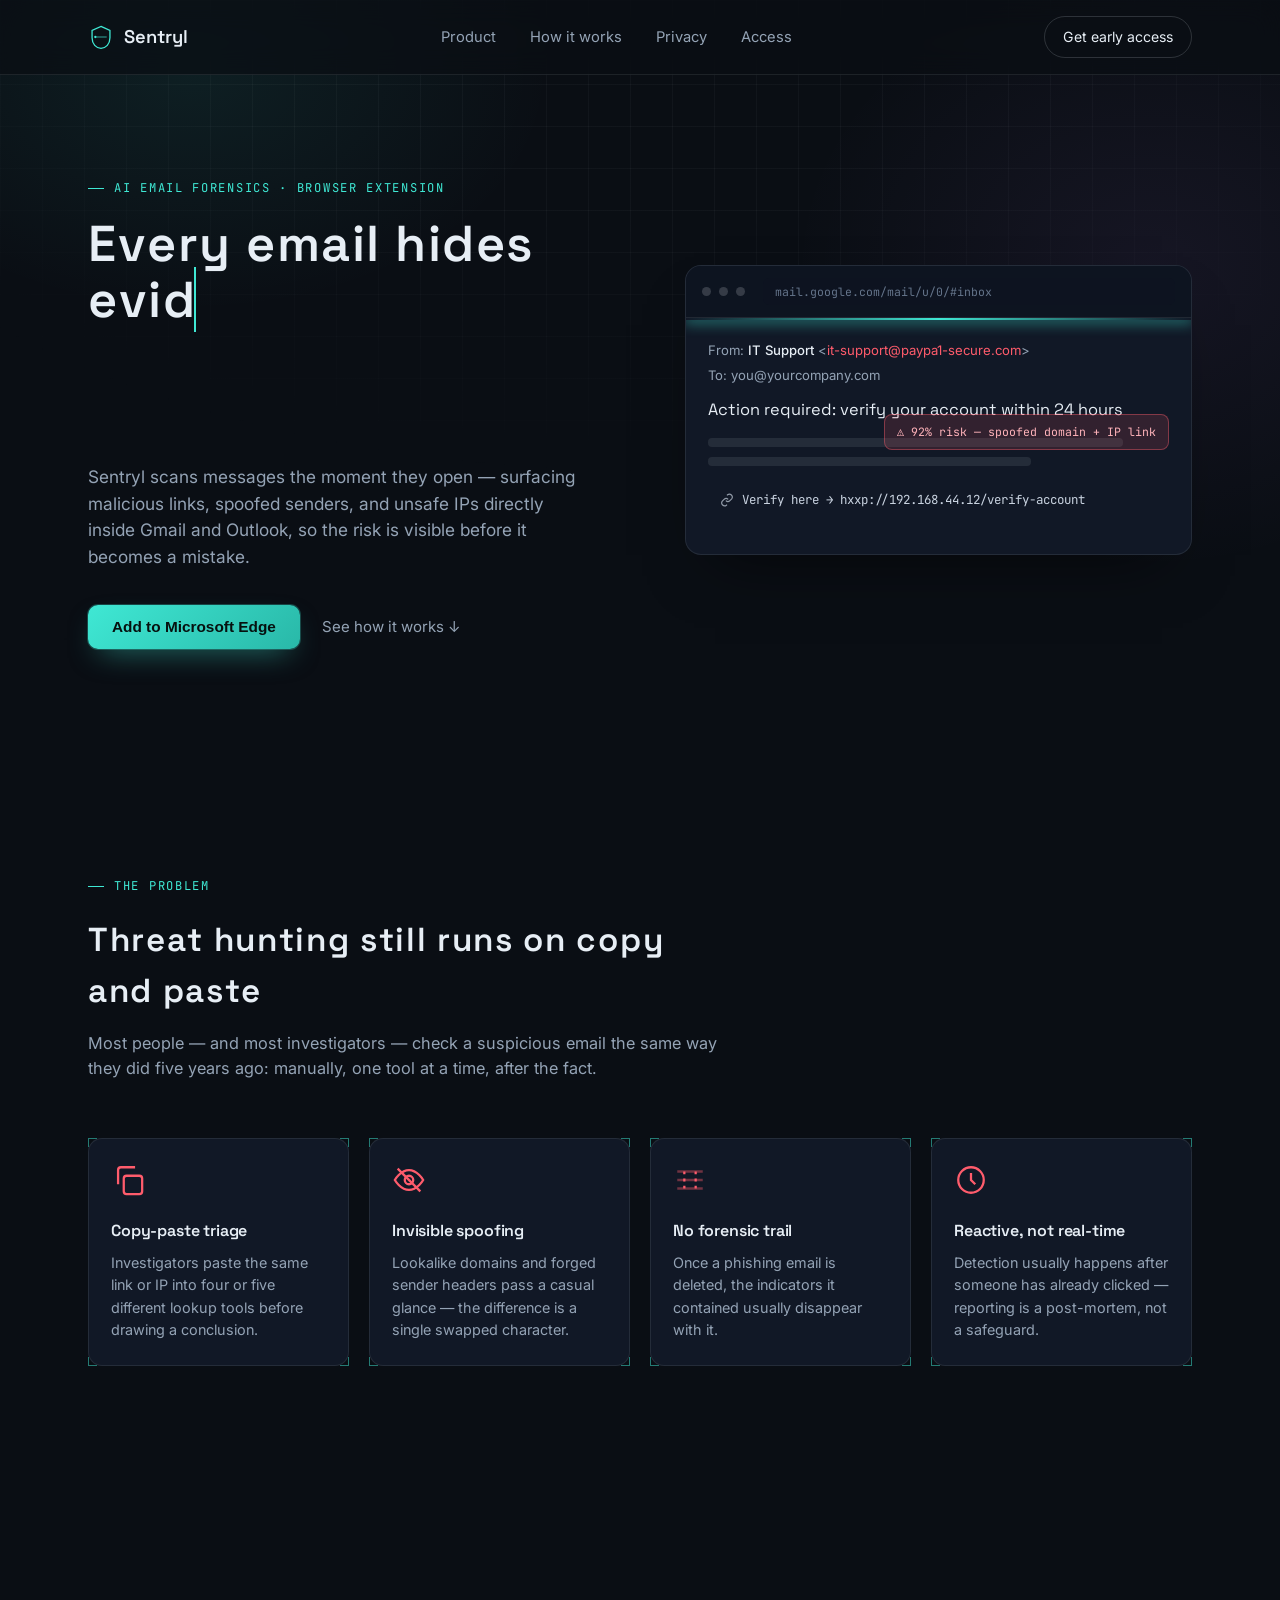
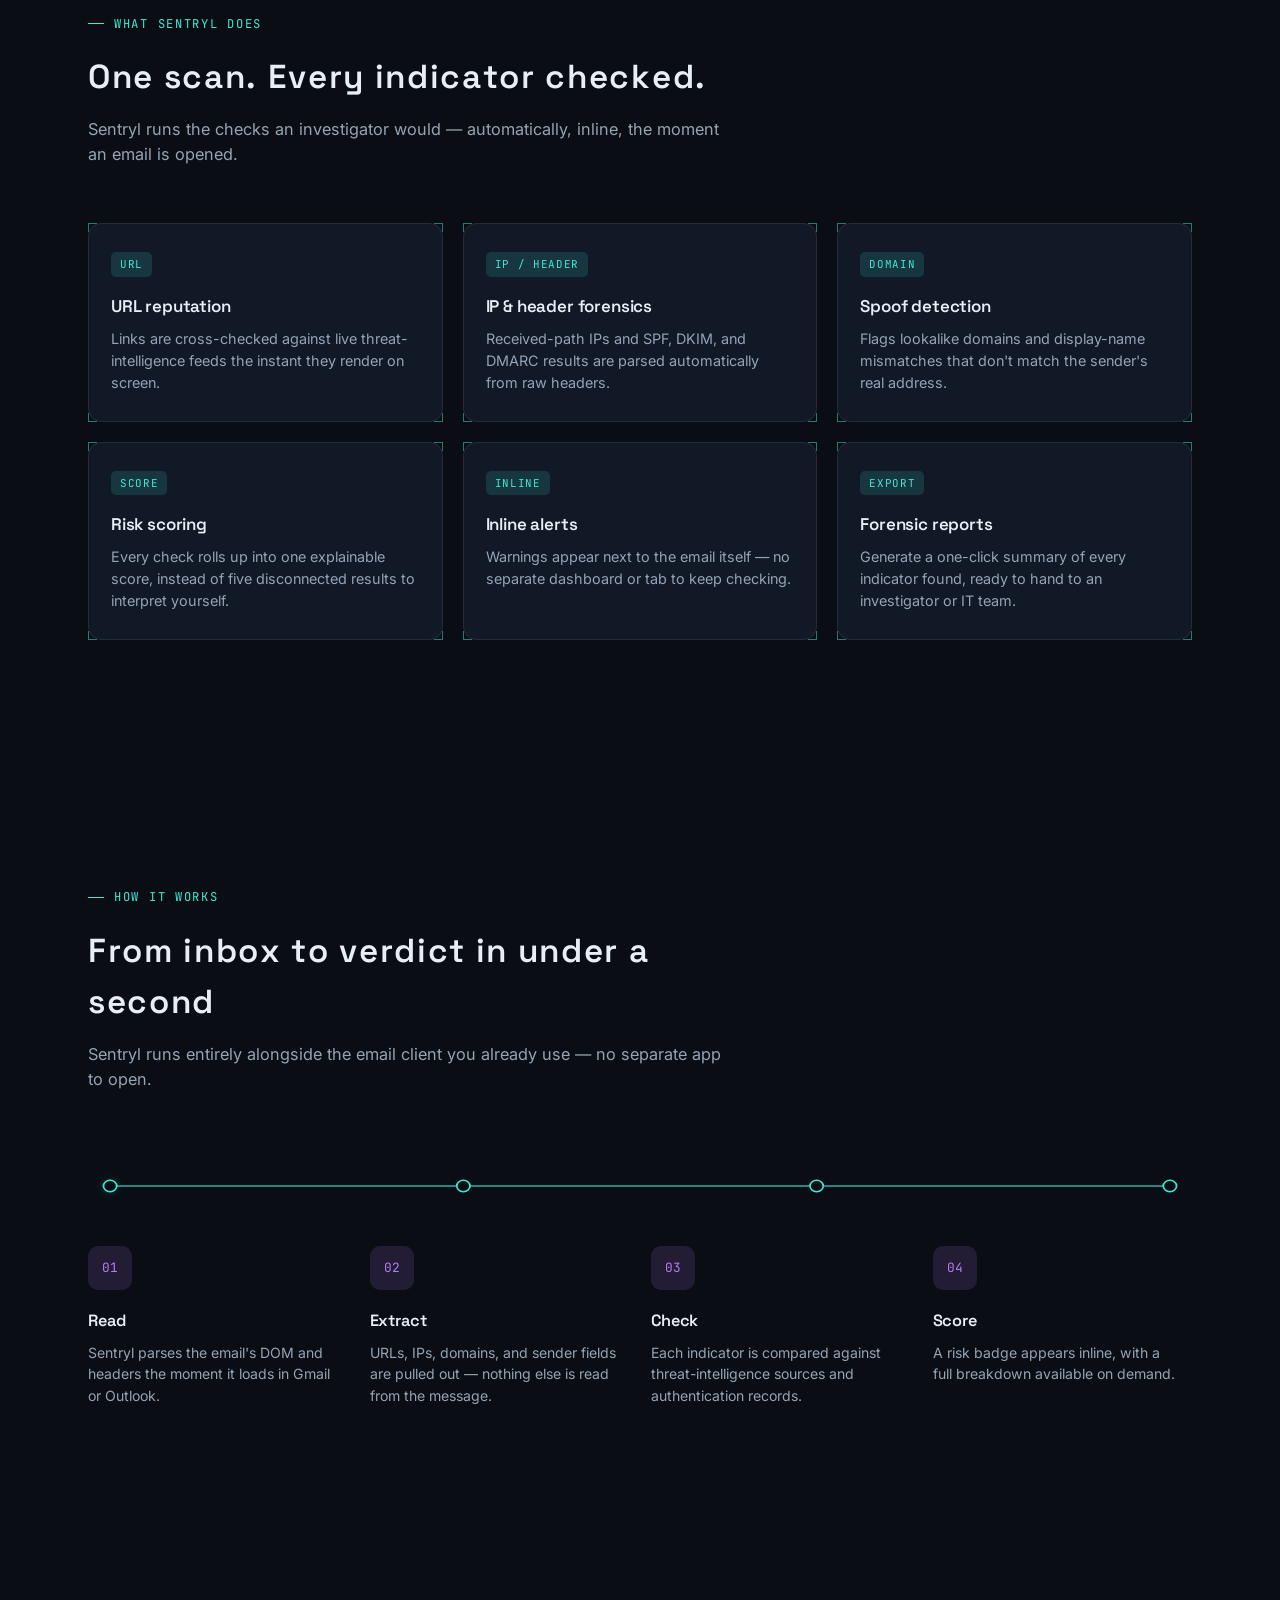
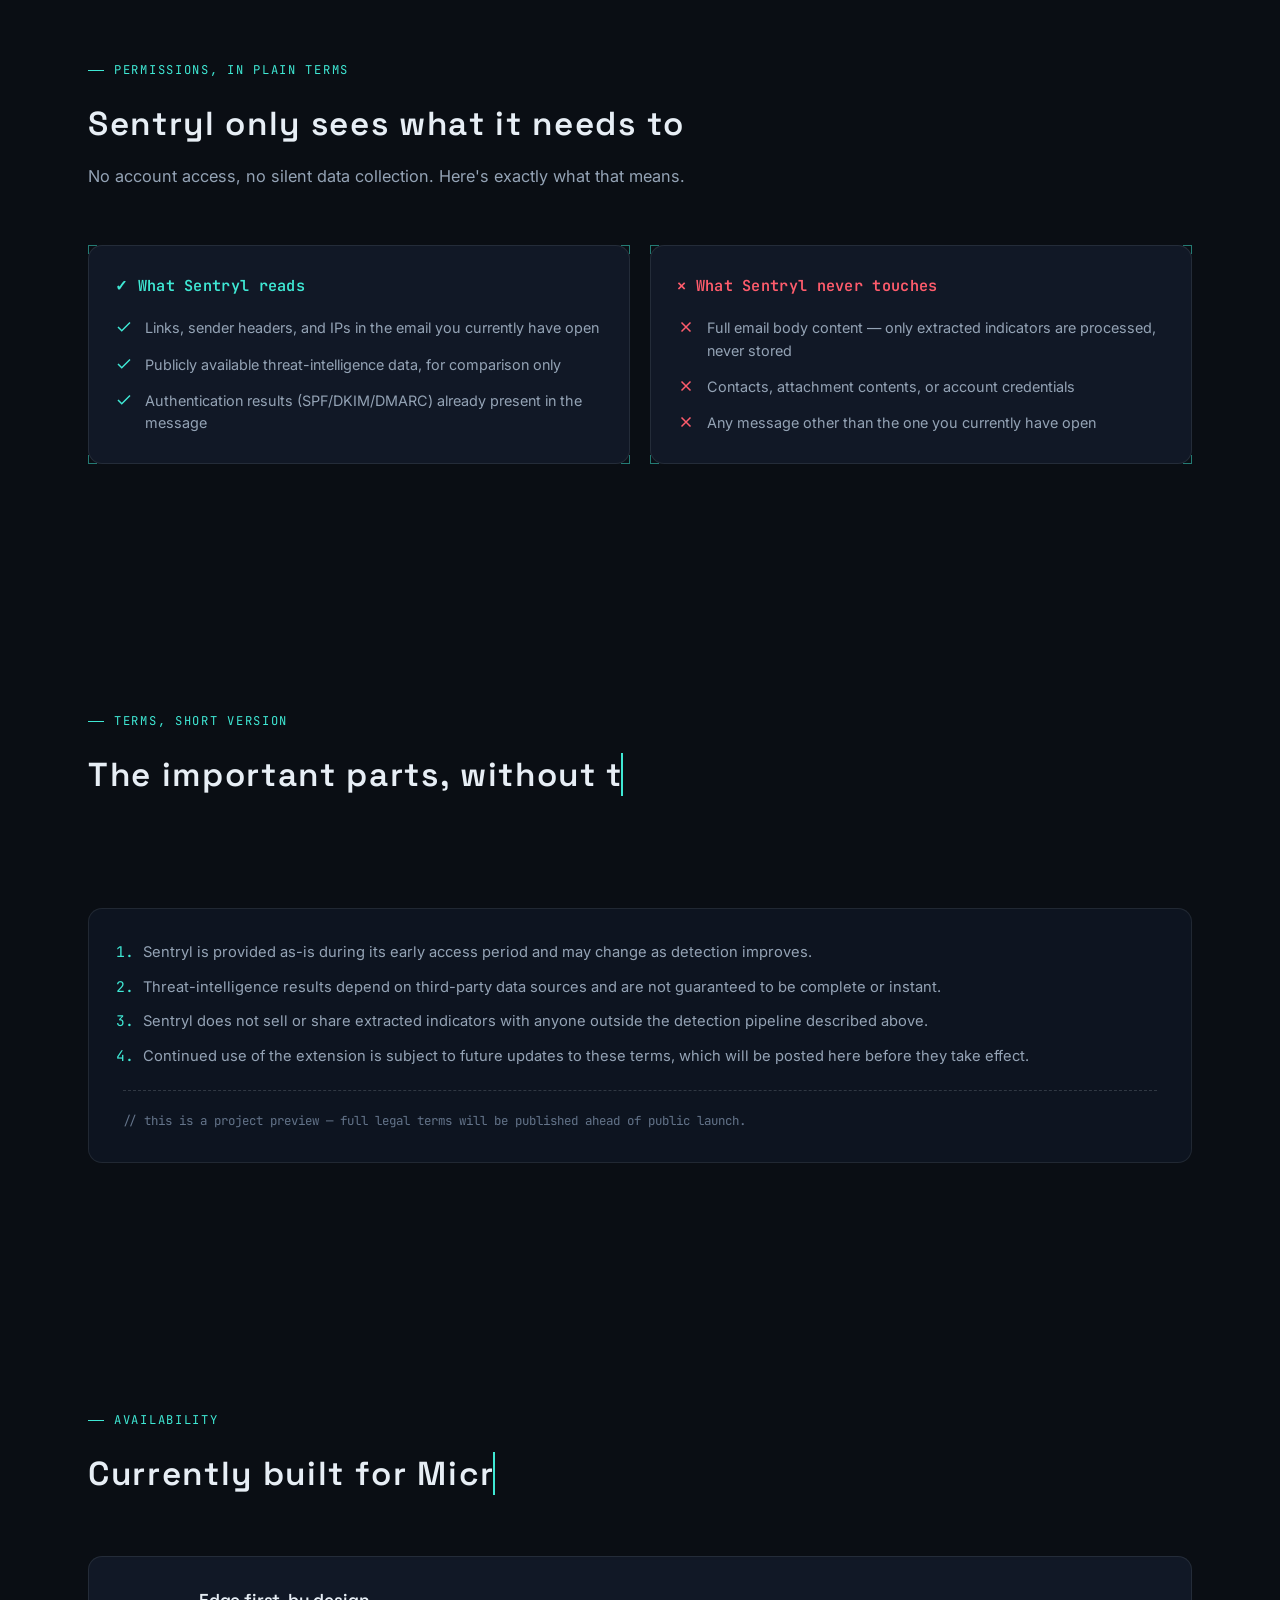
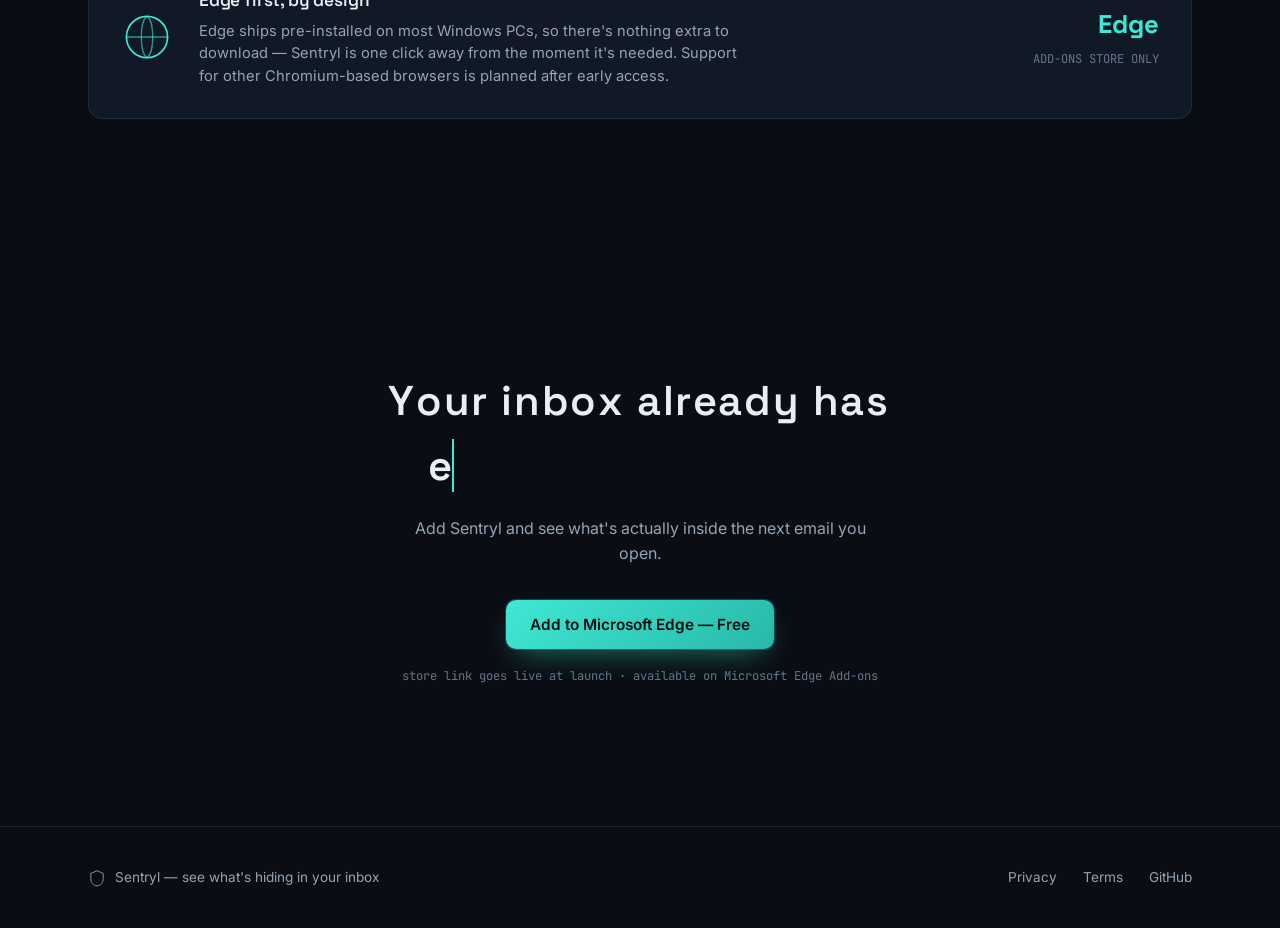
<file: index.html>
<!DOCTYPE html>
<html lang="en">
<head>
<meta charset="UTF-8">
<meta name="viewport" content="width=device-width, initial-scale=1.0">
<title>Sentryl — See what's hiding in your inbox</title>
<link rel="preconnect" href="https://fonts.googleapis.com">
<link rel="preconnect" href="https://fonts.gstatic.com" crossorigin>
<link href="https://fonts.googleapis.com/css2?family=Space+Grotesk:wght@400;500;600;700&family=Inter:wght@400;500;600&family=JetBrains+Mono:wght@400;500;600&display=swap" rel="stylesheet">
<style>
  :root{
    --bg: #0a0e14;
    --bg-alt: #0d1320;
    --panel: #111826;
    --panel-2: #0d1420;
    --border: rgba(231,238,245,0.09);
    --border-strong: rgba(231,238,245,0.16);
    --text: #e7eef5;
    --muted: #94a3b5;
    --muted-dim: #64748a;
    --cyan: #3fe8d4;
    --cyan-dim: rgba(63,232,212,0.14);
    --violet: #b77cf5;
    --violet-dim: rgba(183,124,245,0.14);
    --danger: #ff5c6c;
    --danger-dim: rgba(255,92,108,0.14);
    --radius: 14px;
    --container: 1160px;
  }

  *{ box-sizing: border-box; }
  html{ scroll-behavior: smooth; }

  body{
    margin:0;
    background: var(--bg);
    color: var(--text);
    font-family: 'Inter', system-ui, sans-serif;
    line-height: 1.55;
    -webkit-font-smoothing: antialiased;
  }

  h1,h2,h3{
    font-family: 'Space Grotesk', sans-serif;
    font-weight: 600;
    letter-spacing: -0.01em;
    margin: 0;
  }

  .mono{ font-family: 'JetBrains Mono', monospace; }

  a{ color: inherit; text-decoration: none; }
  img{ max-width:100%; display:block; }

  ::selection{ background: var(--cyan-dim); color: var(--cyan); }

  :focus-visible{
    outline: 2px solid var(--cyan);
    outline-offset: 3px;
    border-radius: 4px;
  }

  .container{
    max-width: var(--container);
    margin: 0 auto;
    padding: 0 28px;
  }

  section{ position: relative; padding: 120px 0; }
  @media (max-width: 720px){ section{ padding: 80px 0; } }

  /* ---------- background atmosphere ---------- */
  .grid-glow{
    position: fixed;
    inset: 0;
    z-index: -1;
    background:
      radial-gradient(600px 400px at 15% 8%, rgba(63,232,212,0.08), transparent 60%),
      radial-gradient(600px 500px at 90% 30%, rgba(183,124,245,0.07), transparent 60%),
      linear-gradient(var(--bg), var(--bg));
    background-color: var(--bg);
  }
  .grid-glow::before{
    content:"";
    position:absolute; inset:0;
    background-image:
      linear-gradient(rgba(231,238,245,0.035) 1px, transparent 1px),
      linear-gradient(90deg, rgba(231,238,245,0.035) 1px, transparent 1px);
    background-size: 42px 42px;
    mask-image: radial-gradient(ellipse 80% 60% at 50% 0%, #000 40%, transparent 90%);
  }

  /* ---------- nav ---------- */
  header{
    position: sticky; top:0; z-index: 50;
    background: rgba(10,14,20,0.72);
    backdrop-filter: blur(14px);
    border-bottom: 1px solid var(--border);
  }
  .nav{
    display:flex; align-items:center; justify-content:space-between;
    height: 74px;
  }
  .brand{ display:flex; align-items:center; gap:10px; font-family:'Space Grotesk'; font-weight:600; font-size:1.15rem; }
  .brand svg{ width:26px; height:26px; }
  .nav-links{ display:flex; gap:34px; }
  .nav-links a{
    font-size: 0.92rem; color: var(--muted); transition: color .2s ease;
  }
  .nav-links a:hover{ color: var(--text); }
  .nav-cta{
    display:inline-flex; align-items:center; gap:8px;
    background: transparent;
    border: 1px solid var(--border-strong);
    color: var(--text);
    padding: 9px 18px;
    border-radius: 999px;
    font-size: 0.88rem;
    cursor:pointer;
    transition: border-color .2s ease, background .2s ease;
  }
  .nav-cta:hover{ border-color: var(--cyan); background: var(--cyan-dim); }
  .nav-mobile-hide{ display:flex; }
  @media (max-width: 780px){ .nav-mobile-hide{ display:none; } }

  /* ---------- eyebrow ---------- */
  .eyebrow{
    display:inline-flex; align-items:center; gap:10px;
    font-family:'JetBrains Mono', monospace;
    font-size: 0.76rem;
    letter-spacing: 0.14em;
    text-transform: uppercase;
    color: var(--cyan);
    margin-bottom: 18px;
  }
  .eyebrow::before{
    content:""; width:16px; height:1px; background: var(--cyan);
  }

  /* ---------- hero ---------- */
  .hero{ padding-top: 96px; padding-bottom: 100px; }
  .hero-grid{
    display:grid; grid-template-columns: 1.05fr 1fr; gap: 64px; align-items:center;
  }
  @media (max-width: 900px){ .hero-grid{ grid-template-columns: 1fr; gap: 56px; } }

  .hero h1{
    font-size: clamp(2.1rem, 4vw, 3.15rem);
    line-height: 1.12;
  }
  .hero h1 .accent{ color: var(--cyan); }
  .hero p.lead{
    color: var(--muted);
    font-size: 1.08rem;
    max-width: 46ch;
    margin-top: 22px;
  }
  .hero-actions{ display:flex; align-items:center; gap: 22px; margin-top: 34px; flex-wrap: wrap; }

  .btn-primary{
    display:inline-flex; align-items:center; gap:10px;
    background: linear-gradient(135deg, var(--cyan), #29b8a8);
    color: #06110f;
    font-weight: 600;
    padding: 13px 24px;
    border-radius: 10px;
    font-size: 0.96rem;
    border: none;
    cursor: pointer;
    box-shadow: 0 0 0 1px rgba(63,232,212,0.25), 0 12px 30px -12px rgba(63,232,212,0.55);
    transition: transform .18s ease, box-shadow .18s ease;
  }
  .btn-primary:hover{ transform: translateY(-2px); box-shadow: 0 0 0 1px rgba(63,232,212,0.4), 0 16px 36px -10px rgba(63,232,212,0.7); }

  .link-more{
    display:inline-flex; align-items:center; gap:7px;
    color: var(--muted); font-size: 0.94rem;
    border-bottom: 1px solid transparent;
    transition: color .2s ease, border-color .2s ease;
  }
  .link-more:hover{ color: var(--text); border-color: var(--muted); }

  /* ---------- mock browser / scan visual ---------- */
  .scan-card{
    background: var(--panel);
    border: 1px solid var(--border);
    border-radius: 16px;
    overflow: hidden;
    box-shadow: 0 30px 60px -30px rgba(0,0,0,0.6);
  }
  .chrome-bar{
    display:flex; align-items:center; gap:8px;
    padding: 12px 16px;
    background: var(--panel-2);
    border-bottom: 1px solid var(--border);
  }
  .dot{ width:9px; height:9px; border-radius:50%; background: rgba(231,238,245,0.18); }
  .addr{
    margin-left: 10px;
    font-family:'JetBrains Mono', monospace;
    font-size: 0.72rem;
    color: var(--muted-dim);
    background: var(--bg-alt);
    padding: 5px 12px;
    border-radius: 6px;
    flex:1;
    overflow:hidden; white-space:nowrap; text-overflow:ellipsis;
  }

  .email-view{
    position: relative;
    padding: 22px 22px 26px;
    height: 236px;
    overflow: hidden;
  }
  .email-meta{ font-size: 0.82rem; color: var(--muted); margin-bottom: 4px; }
  .email-meta b{ color: var(--text); font-weight:500; }
  .email-meta .from-domain{ color: var(--danger); }
  .email-subject{ font-family:'Space Grotesk'; font-size: 1.02rem; margin: 12px 0 16px; }
  .email-body-line{ height: 9px; border-radius: 4px; background: rgba(231,238,245,0.09); margin-bottom: 10px; }
  .email-body-line.w-90{ width: 90%; }
  .email-body-line.w-70{ width: 70%; }

  .flagged-link{
    position: relative;
    display:flex; align-items:center; gap:8px;
    font-family:'JetBrains Mono', monospace;
    font-size: 0.78rem;
    color: #c9d3e0;
    background: transparent;
    border: 1px solid transparent;
    border-radius: 7px;
    padding: 9px 11px;
    margin-top: 14px;
    animation: flagPulse 4.5s linear infinite;
  }
  .flagged-link svg{ width:14px; height:14px; flex-shrink:0; opacity:.7; }

  .risk-badge{
    position:absolute;
    top: 96px; right: 22px;
    display:flex; align-items:center; gap:8px;
    background: var(--danger-dim);
    border: 1px solid rgba(255,92,108,0.4);
    color: #ffb3ba;
    font-family:'JetBrains Mono', monospace;
    font-size: 0.72rem;
    padding: 8px 12px;
    border-radius: 8px;
    animation: badgeIn 4.5s linear infinite;
  }

  .scan-line{
    position:absolute; left:0; right:0; top:0;
    height: 2px;
    background: linear-gradient(90deg, transparent, var(--cyan), transparent);
    box-shadow: 0 0 14px 2px rgba(63,232,212,0.7);
    animation: sweep 4.5s linear infinite;
  }

  @keyframes sweep{
    0%   { transform: translateY(0);    opacity: .95; }
    46%  { transform: translateY(206px);opacity: .95; }
    54%  { opacity: 0; }
    100% { opacity: 0; transform: translateY(0); }
  }
  @keyframes flagPulse{
    0%, 44%  { background: transparent; border-color: transparent; }
    50%, 82% { background: rgba(255,92,108,0.12); border-color: rgba(255,92,108,0.4); }
    92%,100% { background: transparent; border-color: transparent; }
  }
  @keyframes badgeIn{
    0%, 46%  { opacity: 0; transform: translate(8px,-4px) scale(.94); }
    54%, 84% { opacity: 1; transform: translate(0,0) scale(1); }
    94%,100% { opacity: 0; transform: translate(8px,-4px) scale(.94); }
  }

  /* ---------- reveal on scroll ---------- */
  .reveal{ opacity: 0; transform: translateY(18px); transition: opacity .7s ease, transform .7s ease; }
  .reveal.in-view{ opacity: 1; transform: translateY(0); }

  /* ---------- section heads ---------- */
  .section-head{ max-width: 640px; margin-bottom: 56px; }
  .section-head h2{ font-size: clamp(1.6rem, 2.6vw, 2.1rem); }
  .section-head p{ color: var(--muted); margin-top: 14px; font-size: 1.02rem; }

  /* ---------- problem cards ---------- */
  .problem-grid{ display:grid; grid-template-columns: repeat(4, 1fr); gap: 20px; }
  @media (max-width: 980px){ .problem-grid{ grid-template-columns: repeat(2, 1fr); } }
  @media (max-width: 560px){ .problem-grid{ grid-template-columns: 1fr; } }

  .p-card{
    background: var(--panel);
    border: 1px solid var(--border);
    border-radius: var(--radius);
    padding: 24px 22px;
  }
  .p-card .icon{ width:34px; height:34px; color: var(--danger); margin-bottom: 16px; }
  .p-card h3{ font-size: 1rem; font-weight:600; margin-bottom:8px; }
  .p-card p{ color: var(--muted); font-size: 0.9rem; margin:0; }

  /* ---------- feature grid ---------- */
  .feature-grid{ display:grid; grid-template-columns: repeat(3, 1fr); gap: 20px; }
  @media (max-width: 900px){ .feature-grid{ grid-template-columns: repeat(2, 1fr); } }
  @media (max-width: 560px){ .feature-grid{ grid-template-columns: 1fr; } }

  .f-card{
    background: var(--panel);
    border: 1px solid var(--border);
    border-radius: var(--radius);
    padding: 26px 22px;
    transition: border-color .25s ease, transform .25s ease;
  }
  .f-card:hover{ border-color: rgba(63,232,212,0.35); transform: translateY(-3px); }
  .f-tag{
    display:inline-block;
    font-family:'JetBrains Mono', monospace;
    font-size: 0.68rem;
    letter-spacing: 0.06em;
    color: var(--cyan);
    background: var(--cyan-dim);
    padding: 4px 9px;
    border-radius: 5px;
    margin-bottom: 16px;
  }
  .f-card h3{ font-size: 1.06rem; margin-bottom: 8px; }
  .f-card p{ color: var(--muted); font-size: 0.9rem; margin:0; }

  /* ---------- how it works ---------- */
  .steps{
    display:grid; grid-template-columns: repeat(4, 1fr); gap: 0;
    position: relative;
  }
  @media (max-width: 900px){ .steps{ grid-template-columns: 1fr; gap: 28px; } }

  .step{ position: relative; padding: 0 22px 0 0; }
  .step:not(:last-child)::after{
    content:"";
    position:absolute; top: 22px; right: -2px; width: calc(100% - 44px); height: 1px;
    background: linear-gradient(90deg, var(--border-strong), transparent);
  }
  @media (max-width: 900px){ .step:not(:last-child)::after{ display:none; } }
  .step-num{
    font-family:'JetBrains Mono', monospace;
    font-size: 0.8rem;
    color: var(--violet);
    background: var(--violet-dim);
    width: 44px; height: 44px;
    display:flex; align-items:center; justify-content:center;
    border-radius: 10px;
    margin-bottom: 18px;
  }
  .step h3{ font-size: 1.02rem; margin-bottom: 8px; }
  .step p{ color: var(--muted); font-size: 0.88rem; margin: 0; padding-right: 12px; }

  /* ---------- permissions ---------- */
  .perm-grid{ display:grid; grid-template-columns: 1fr 1fr; gap: 20px; }
  @media (max-width: 760px){ .perm-grid{ grid-template-columns: 1fr; } }
  .perm-card{
    background: var(--panel);
    border: 1px solid var(--border);
    border-radius: var(--radius);
    padding: 28px 26px;
  }
  .perm-card h3{
    display:flex; align-items:center; gap:10px;
    font-size: 0.95rem; font-family:'JetBrains Mono', monospace; letter-spacing:0.02em;
    margin-bottom: 20px;
  }
  .perm-card.yes h3{ color: var(--cyan); }
  .perm-card.no h3{ color: var(--danger); }
  .perm-list{ list-style:none; margin:0; padding:0; display:flex; flex-direction:column; gap:14px; }
  .perm-list li{ display:flex; gap:12px; font-size: 0.9rem; color: var(--muted); }
  .perm-list svg{ width:18px; height:18px; flex-shrink:0; margin-top:1px; }
  .perm-card.yes svg{ color: var(--cyan); }
  .perm-card.no svg{ color: var(--danger); }

  /* ---------- terms ---------- */
  .terms-panel{
    background: var(--panel-2);
    border: 1px solid var(--border);
    border-radius: var(--radius);
    padding: 32px 34px;
  }
  .terms-panel ol{ margin: 0; padding-left: 20px; color: var(--muted); font-size: 0.92rem; display:flex; flex-direction:column; gap: 12px; }
  .terms-panel li::marker{ color: var(--cyan); font-family:'JetBrains Mono', monospace; }
  .terms-note{
    margin-top: 22px;
    padding-top: 20px;
    border-top: 1px dashed var(--border-strong);
    font-family:'JetBrains Mono', monospace;
    font-size: 0.78rem;
    color: var(--muted-dim);
  }

  /* ---------- availability ---------- */
  .avail-box{
    display:flex; align-items:center; gap: 26px;
    background: var(--panel);
    border: 1px solid var(--border);
    border-radius: var(--radius);
    padding: 30px 32px;
    flex-wrap: wrap;
  }
  .browser-icon{ width:52px; height:52px; flex-shrink:0; }
  .avail-box h3{ font-size: 1.08rem; margin-bottom: 6px; }
  .avail-box p{ color: var(--muted); font-size: 0.92rem; margin:0; max-width: 60ch; }
  .avail-box .stat{ margin-left:auto; text-align:right; }
  @media (max-width: 640px){ .avail-box .stat{ margin-left:0; text-align:left; } }
  .avail-box .stat b{ font-family:'Space Grotesk'; font-size: 1.6rem; color: var(--cyan); display:block; }
  .avail-box .stat span{ font-size: 0.76rem; color: var(--muted-dim); font-family:'JetBrains Mono', monospace; }

  /* ---------- final cta ---------- */
  .cta-section{
    text-align:center;
    padding: 130px 0 140px;
  }
  .cta-section h2{ font-size: clamp(1.8rem, 3.4vw, 2.6rem); max-width: 20ch; margin: 0 auto; }
  .cta-section p{ color: var(--muted); margin: 18px auto 34px; max-width: 46ch; }
  .cta-note{ margin-top: 18px; font-family:'JetBrains Mono', monospace; font-size: 0.76rem; color: var(--muted-dim); }

  /* ---------- footer ---------- */
  footer{
    border-top: 1px solid var(--border);
    padding: 40px 0;
  }
  .footer-row{ display:flex; justify-content:space-between; align-items:center; flex-wrap:wrap; gap: 16px; }
  .footer-links{ display:flex; gap: 26px; }
  .footer-links a{ font-size: 0.85rem; color: var(--muted); }
  .footer-links a:hover{ color: var(--text); }
  .footer-brand{ display:flex; align-items:center; gap:9px; color: var(--muted); font-size: 0.85rem; }

  /* ---------- loader ---------- */
  .loader{
    position: fixed; inset: 0; z-index: 999;
    display:flex; align-items:center; justify-content:center;
    background: var(--bg);
    transition: opacity .6s ease, visibility .6s ease;
  }
  .loader.done{ opacity: 0; visibility: hidden; }
  .loader-inner{ display:flex; flex-direction:column; align-items:center; gap:24px; }
  .loader-mark{ width:38px; height:38px; opacity:.95; }
  .loader-mark .mark-draw{ stroke-dasharray:100; stroke-dashoffset:100; animation: loaderDraw 1.3s ease forwards; }
  .loader-mark .mark-fade{ opacity:0; animation: loaderFade .5s ease forwards .85s; }
  @keyframes loaderDraw{ to{ stroke-dashoffset:0; } }
  @keyframes loaderFade{ to{ opacity:1; } }
  .loader-bar{ width:220px; height:1px; background: var(--border-strong); overflow:hidden; }
  .loader-fill{ height:100%; width:0%; background: var(--cyan); box-shadow: 0 0 8px 1px rgba(63,232,212,0.6); }
  .loader-readout{
    font-size: 0.7rem; letter-spacing: 0.14em; text-transform: uppercase;
    color: var(--muted-dim); display:flex; gap:9px; align-items:baseline;
  }
  .loader-readout #loaderPct{ color: var(--cyan); min-width: 2.4ch; display:inline-block; }
  .loader-readout .loader-label{ transition: opacity .25s ease; }

  /* ---------- corner brackets ---------- */
  .bracket{ position: relative; }
  .bracket .corner{ position:absolute; width:9px; height:9px; opacity:.5; pointer-events:none; transition: opacity .25s ease; }
  .bracket .corner.tl{ top:-1px; left:-1px; border-top:1px solid var(--cyan); border-left:1px solid var(--cyan); }
  .bracket .corner.tr{ top:-1px; right:-1px; border-top:1px solid var(--cyan); border-right:1px solid var(--cyan); }
  .bracket .corner.bl{ bottom:-1px; left:-1px; border-bottom:1px solid var(--cyan); border-left:1px solid var(--cyan); }
  .bracket .corner.br{ bottom:-1px; right:-1px; border-bottom:1px solid var(--cyan); border-right:1px solid var(--cyan); }
  .bracket:hover .corner{ opacity: 1; }

  /* ---------- typewriter text reveal ---------- */
  .char{ visibility: hidden; border-right: 2px solid transparent; }
  .char.visible{ visibility: visible; }
  .char.cursor{ border-color: var(--cyan); }
  .char.cursor.blink{ animation: caretBlink .8s steps(1) 6 both; }
  @keyframes caretBlink{
    0%, 49%  { border-color: var(--cyan); }
    50%, 100%{ border-color: transparent; }
  }

  /* ---------- flow diagram ---------- */
  .flow-diagram{ margin-bottom: 6px; }
  .flow-svg{ width:100%; height:76px; display:block; overflow:visible; }
  .flow-line-bg{ stroke: var(--border-strong); stroke-width:1; }
  .flow-line-progress{
    stroke: var(--cyan); stroke-width:1;
    stroke-dasharray: 960; stroke-dashoffset: 960;
    transition: stroke-dashoffset 1.7s cubic-bezier(.16,1,.3,1);
  }
  .flow-diagram.in-view .flow-line-progress{ stroke-dashoffset: 0; }
  .flow-node circle{
    fill: var(--bg); stroke: var(--cyan); stroke-width:1.6;
    transform-origin: center; transform-box: fill-box;
    transform: scale(0);
    transition: transform .5s cubic-bezier(.34,1.56,.64,1);
    transition-delay: calc(var(--i) * 0.2s + 0.35s);
  }
  .flow-diagram.in-view .flow-node circle{ transform: scale(1); }
  .flow-pulse{ fill: var(--cyan); filter: drop-shadow(0 0 5px rgba(63,232,212,0.85)); opacity: 0; transition: opacity .4s ease .6s; }
  .flow-diagram.in-view .flow-pulse{ opacity: 1; }
  .flow-steps{ display:grid; grid-template-columns: repeat(4,1fr); gap: 0 22px; margin-top: 22px; }
  @media (max-width: 900px){ .flow-steps{ grid-template-columns: 1fr; gap: 28px; } .flow-svg{ display:none; } }
  .flow-step h3{ font-size: 1.02rem; margin-bottom: 8px; }
  .flow-step p{ color: var(--muted); font-size: 0.88rem; margin:0; padding-right: 12px; }

  @media (prefers-reduced-motion: reduce){
    *{ animation-duration: 0.001ms !important; animation-iteration-count: 1 !important; transition-duration: 0.001ms !important; }
  }
</style>
</head>
<body>

<div class="loader" id="loader">
  <div class="loader-inner">
    <svg class="loader-mark" viewBox="0 0 32 32" fill="none">
      <path class="mark-draw" d="M16 3 27 8v9c0 8-5 12.5-11 13-6-.5-11-5-11-13V8L16 3Z" stroke="#3fe8d4" stroke-width="1.6"/>
      <path class="mark-fade" d="M9 16h14" stroke="#3fe8d4" stroke-width="1.6" opacity="0.55"/>
      <circle class="mark-fade" cx="9" cy="16" r="1.4" fill="#3fe8d4"/>
    </svg>
    <div class="loader-bar"><div class="loader-fill" id="loaderFill"></div></div>
    <div class="loader-readout mono">
      <span id="loaderPct">00</span><span>%</span>
      <span class="loader-label" id="loaderLabel">INITIALIZING SENTRYL</span>
    </div>
  </div>
</div>

<div class="grid-glow"></div>

<header>
  <div class="container nav">
    <div class="brand">
      <svg viewBox="0 0 32 32" fill="none">
        <path d="M16 3 27 8v9c0 8-5 12.5-11 13-6-.5-11-5-11-13V8L16 3Z" stroke="#3fe8d4" stroke-width="1.6"/>
        <path d="M9 16h14" stroke="#3fe8d4" stroke-width="1.6" opacity="0.55"/>
        <circle cx="9" cy="16" r="1.4" fill="#3fe8d4"/>
      </svg>
      Sentryl
    </div>
    <nav class="nav-links nav-mobile-hide">
      <a href="#solution">Product</a>
      <a href="#how-it-works">How it works</a>
      <a href="#permissions">Privacy</a>
      <a href="#availability">Access</a>
    </nav>
    <a href="#cta" class="nav-cta">Get early access</a>
  </div>
</header>

<main>

  <!-- HERO -->
  <section class="hero">
    <div class="container hero-grid">
      <div>
        <div class="eyebrow">AI email forensics · browser extension</div>
        <h1 class="text-reveal" id="heroTitle">Every email hides evidence.<br>Sentryl reads it <span class="accent">before you click.</span></h1>
        <p class="lead">Sentryl scans messages the moment they open — surfacing malicious links, spoofed senders, and unsafe IPs directly inside Gmail and Outlook, so the risk is visible before it becomes a mistake.</p>
        <div class="hero-actions">
          <button class="btn-primary" onclick="document.getElementById('cta').scrollIntoView({behavior:'smooth'})">
            Add to Microsoft Edge
          </button>
          <a href="#how-it-works" class="link-more">See how it works ↓</a>
        </div>
      </div>

      <div class="scan-card reveal">
        <div class="chrome-bar">
          <span class="dot"></span><span class="dot"></span><span class="dot"></span>
          <span class="addr mono">mail.google.com/mail/u/0/#inbox</span>
        </div>
        <div class="email-view">
          <div class="scan-line"></div>
          <div class="email-meta">From: <b>IT Support</b> &lt;<span class="from-domain">it-support@paypa1-secure.com</span>&gt;</div>
          <div class="email-meta">To: you@yourcompany.com</div>
          <div class="email-subject">Action required: verify your account within 24 hours</div>
          <div class="email-body-line w-90"></div>
          <div class="email-body-line w-70"></div>
          <div class="flagged-link mono">
            <svg viewBox="0 0 24 24" fill="none" stroke="currentColor" stroke-width="2"><path d="M10 13a5 5 0 0 0 7 0l3-3a5 5 0 0 0-7-7l-1 1"/><path d="M14 11a5 5 0 0 0-7 0l-3 3a5 5 0 0 0 7 7l1-1"/></svg>
            Verify here → hxxp://192.168.44.12/verify-account
          </div>
          <div class="risk-badge">⚠ 92% risk — spoofed domain + IP link</div>
        </div>
      </div>
    </div>
  </section>

  <!-- PROBLEM -->
  <section id="problem">
    <div class="container">
      <div class="section-head reveal">
        <div class="eyebrow">The problem</div>
        <h2 class="text-reveal">Threat hunting still runs on copy and paste</h2>
        <p>Most people — and most investigators — check a suspicious email the same way they did five years ago: manually, one tool at a time, after the fact.</p>
      </div>
      <div class="problem-grid">
        <div class="p-card reveal bracket">
          <svg class="icon" viewBox="0 0 24 24" fill="none" stroke="currentColor" stroke-width="1.6"><rect x="9" y="9" width="13" height="13" rx="2"/><path d="M5 15V5a2 2 0 0 1 2-2h10"/></svg>
          <h3>Copy-paste triage</h3>
          <p>Investigators paste the same link or IP into four or five different lookup tools before drawing a conclusion.</p>
        </div>
        <div class="p-card reveal bracket">
          <svg class="icon" viewBox="0 0 24 24" fill="none" stroke="currentColor" stroke-width="1.6"><path d="M2 12s4-7 10-7 10 7 10 7-4 7-10 7-10-7-10-7Z"/><circle cx="12" cy="12" r="3"/><path d="M4 4l16 16"/></svg>
          <h3>Invisible spoofing</h3>
          <p>Lookalike domains and forged sender headers pass a casual glance — the difference is a single swapped character.</p>
        </div>
        <div class="p-card reveal bracket">
          <svg class="icon" viewBox="0 0 24 24" fill="none" stroke="currentColor" stroke-width="1.6"><path d="M3 6h18M3 12h18M3 18h18" opacity=".4"/><path d="M8 6v12M16 6v12" stroke-dasharray="2 3"/></svg>
          <h3>No forensic trail</h3>
          <p>Once a phishing email is deleted, the indicators it contained usually disappear with it.</p>
        </div>
        <div class="p-card reveal bracket">
          <svg class="icon" viewBox="0 0 24 24" fill="none" stroke="currentColor" stroke-width="1.6"><circle cx="12" cy="12" r="9"/><path d="M12 7v5l3 3"/></svg>
          <h3>Reactive, not real-time</h3>
          <p>Detection usually happens after someone has already clicked — reporting is a post-mortem, not a safeguard.</p>
        </div>
      </div>
    </div>
  </section>

  <!-- SOLUTION -->
  <section id="solution">
    <div class="container">
      <div class="section-head reveal">
        <div class="eyebrow">What Sentryl does</div>
        <h2 class="text-reveal">One scan. Every indicator checked.</h2>
        <p>Sentryl runs the checks an investigator would — automatically, inline, the moment an email is opened.</p>
      </div>
      <div class="feature-grid">
        <div class="f-card reveal bracket">
          <span class="f-tag">URL</span>
          <h3>URL reputation</h3>
          <p>Links are cross-checked against live threat-intelligence feeds the instant they render on screen.</p>
        </div>
        <div class="f-card reveal bracket">
          <span class="f-tag">IP / HEADER</span>
          <h3>IP &amp; header forensics</h3>
          <p>Received-path IPs and SPF, DKIM, and DMARC results are parsed automatically from raw headers.</p>
        </div>
        <div class="f-card reveal bracket">
          <span class="f-tag">DOMAIN</span>
          <h3>Spoof detection</h3>
          <p>Flags lookalike domains and display-name mismatches that don't match the sender's real address.</p>
        </div>
        <div class="f-card reveal bracket">
          <span class="f-tag">SCORE</span>
          <h3>Risk scoring</h3>
          <p>Every check rolls up into one explainable score, instead of five disconnected results to interpret yourself.</p>
        </div>
        <div class="f-card reveal bracket">
          <span class="f-tag">INLINE</span>
          <h3>Inline alerts</h3>
          <p>Warnings appear next to the email itself — no separate dashboard or tab to keep checking.</p>
        </div>
        <div class="f-card reveal bracket">
          <span class="f-tag">EXPORT</span>
          <h3>Forensic reports</h3>
          <p>Generate a one-click summary of every indicator found, ready to hand to an investigator or IT team.</p>
        </div>
      </div>
    </div>
  </section>

  <!-- HOW IT WORKS -->
  <section id="how-it-works">
    <div class="container">
      <div class="section-head reveal">
        <div class="eyebrow">How it works</div>
        <h2 class="text-reveal">From inbox to verdict in under a second</h2>
        <p>Sentryl runs entirely alongside the email client you already use — no separate app to open.</p>
      </div>
      <div class="flow-diagram reveal">
        <svg class="flow-svg" viewBox="0 0 1000 80" preserveAspectRatio="none" aria-hidden="true">
          <line class="flow-line-bg" x1="20" y1="40" x2="980" y2="40"/>
          <line class="flow-line-progress" x1="20" y1="40" x2="980" y2="40"/>
          <circle class="flow-pulse" r="3" cx="20" cy="40">
            <animateMotion dur="3.4s" begin="2s" repeatCount="indefinite" path="M0,0 L960,0"/>
          </circle>
          <g class="flow-node" style="--i:0"><circle cx="20" cy="40" r="6"/></g>
          <g class="flow-node" style="--i:1"><circle cx="340" cy="40" r="6"/></g>
          <g class="flow-node" style="--i:2"><circle cx="660" cy="40" r="6"/></g>
          <g class="flow-node" style="--i:3"><circle cx="980" cy="40" r="6"/></g>
        </svg>
        <div class="flow-steps">
          <div class="flow-step">
            <div class="step-num mono">01</div>
            <h3>Read</h3>
            <p>Sentryl parses the email's DOM and headers the moment it loads in Gmail or Outlook.</p>
          </div>
          <div class="flow-step">
            <div class="step-num mono">02</div>
            <h3>Extract</h3>
            <p>URLs, IPs, domains, and sender fields are pulled out — nothing else is read from the message.</p>
          </div>
          <div class="flow-step">
            <div class="step-num mono">03</div>
            <h3>Check</h3>
            <p>Each indicator is compared against threat-intelligence sources and authentication records.</p>
          </div>
          <div class="flow-step">
            <div class="step-num mono">04</div>
            <h3>Score</h3>
            <p>A risk badge appears inline, with a full breakdown available on demand.</p>
          </div>
        </div>
      </div>
    </div>
  </section>

  <!-- PERMISSIONS -->
  <section id="permissions">
    <div class="container">
      <div class="section-head reveal">
        <div class="eyebrow">Permissions, in plain terms</div>
        <h2 class="text-reveal">Sentryl only sees what it needs to</h2>
        <p>No account access, no silent data collection. Here's exactly what that means.</p>
      </div>
      <div class="perm-grid">
        <div class="perm-card yes reveal bracket">
          <h3>✓ What Sentryl reads</h3>
          <ul class="perm-list">
            <li><svg viewBox="0 0 24 24" fill="none" stroke="currentColor" stroke-width="2"><path d="M20 6 9 17l-5-5"/></svg>Links, sender headers, and IPs in the email you currently have open</li>
            <li><svg viewBox="0 0 24 24" fill="none" stroke="currentColor" stroke-width="2"><path d="M20 6 9 17l-5-5"/></svg>Publicly available threat-intelligence data, for comparison only</li>
            <li><svg viewBox="0 0 24 24" fill="none" stroke="currentColor" stroke-width="2"><path d="M20 6 9 17l-5-5"/></svg>Authentication results (SPF/DKIM/DMARC) already present in the message</li>
          </ul>
        </div>
        <div class="perm-card no reveal bracket">
          <h3>✕ What Sentryl never touches</h3>
          <ul class="perm-list">
            <li><svg viewBox="0 0 24 24" fill="none" stroke="currentColor" stroke-width="2"><path d="M18 6 6 18M6 6l12 12"/></svg>Full email body content — only extracted indicators are processed, never stored</li>
            <li><svg viewBox="0 0 24 24" fill="none" stroke="currentColor" stroke-width="2"><path d="M18 6 6 18M6 6l12 12"/></svg>Contacts, attachment contents, or account credentials</li>
            <li><svg viewBox="0 0 24 24" fill="none" stroke="currentColor" stroke-width="2"><path d="M18 6 6 18M6 6l12 12"/></svg>Any message other than the one you currently have open</li>
          </ul>
        </div>
      </div>
    </div>
  </section>

  <!-- TERMS -->
  <section id="terms">
    <div class="container">
      <div class="section-head reveal">
        <div class="eyebrow">Terms, short version</div>
        <h2 class="text-reveal">The important parts, without the legal density</h2>
      </div>
      <div class="terms-panel reveal">
        <ol>
          <li>Sentryl is provided as-is during its early access period and may change as detection improves.</li>
          <li>Threat-intelligence results depend on third-party data sources and are not guaranteed to be complete or instant.</li>
          <li>Sentryl does not sell or share extracted indicators with anyone outside the detection pipeline described above.</li>
          <li>Continued use of the extension is subject to future updates to these terms, which will be posted here before they take effect.</li>
        </ol>
        <div class="terms-note">// this is a project preview — full legal terms will be published ahead of public launch.</div>
      </div>
    </div>
  </section>

  <!-- AVAILABILITY -->
  <section id="availability">
    <div class="container">
      <div class="section-head reveal">
        <div class="eyebrow">Availability</div>
        <h2 class="text-reveal">Currently built for Microsoft Edge</h2>
      </div>
      <div class="avail-box reveal">
        <svg class="browser-icon" viewBox="0 0 48 48" fill="none">
          <circle cx="24" cy="24" r="19" stroke="#3fe8d4" stroke-width="1.6"/>
          <path d="M24 5c7 4 7 34 0 38M24 5c-7 4-7 34 0 38" stroke="#3fe8d4" stroke-width="1.2" opacity=".6"/>
          <path d="M5 24h38" stroke="#3fe8d4" stroke-width="1.2" opacity=".6"/>
        </svg>
        <div>
          <h3>Edge first, by design</h3>
          <p>Edge ships pre-installed on most Windows PCs, so there's nothing extra to download — Sentryl is one click away from the moment it's needed. Support for other Chromium-based browsers is planned after early access.</p>
        </div>
        <div class="stat">
          <b>Edge</b>
          <span>ADD-ONS STORE ONLY</span>
        </div>
      </div>
    </div>
  </section>

  <!-- FINAL CTA -->
  <section class="cta-section" id="cta">
    <div class="container">
      <div class="reveal">
        <h2 class="text-reveal">Your inbox already has enough happening.</h2>
        <p>Add Sentryl and see what's actually inside the next email you open.</p>
        <a href="#" class="btn-primary" style="text-decoration:none;">Add to Microsoft Edge — Free</a>
        <div class="cta-note">store link goes live at launch · available on Microsoft Edge Add-ons</div>
      </div>
    </div>
  </section>

</main>

<footer>
  <div class="container footer-row">
    <div class="footer-brand">
      <svg width="18" height="18" viewBox="0 0 32 32" fill="none"><path d="M16 3 27 8v9c0 8-5 12.5-11 13-6-.5-11-5-11-13V8L16 3Z" stroke="#94a3b5" stroke-width="1.6"/></svg>
      Sentryl — see what's hiding in your inbox
    </div>
    <div class="footer-links">
      <a href="#permissions">Privacy</a>
      <a href="#terms">Terms</a>
      <a href="#">GitHub</a>
    </div>
  </div>
</footer>

<script>
  const reducedMotion = window.matchMedia('(prefers-reduced-motion: reduce)').matches;

  /* ---- wrap text into per-character spans for the typewriter reveal ---- */
  function wrapChars(el){
    const walker = document.createTreeWalker(el, NodeFilter.SHOW_TEXT);
    const nodes = [];
    while (walker.nextNode()) nodes.push(walker.currentNode);
    nodes.forEach(node => {
      const frag = document.createDocumentFragment();
      [...node.textContent].forEach(ch => {
        const span = document.createElement('span');
        span.className = 'char';
        span.textContent = ch;
        frag.appendChild(span);
      });
      node.parentNode.replaceChild(frag, node);
    });
  }
  document.querySelectorAll('.text-reveal').forEach(el => wrapChars(el));

  /* ---- type out an element's characters in sequence, with a moving cursor ---- */
  function typeEl(el, charDelay){
    charDelay = charDelay || 20;
    const chars = Array.from(el.querySelectorAll('.char'));
    if (reducedMotion) {
      chars.forEach(c => c.classList.add('visible'));
      return;
    }
    chars.forEach((c, i) => {
      setTimeout(() => {
        if (i > 0) chars[i - 1].classList.remove('cursor');
        c.classList.add('visible', 'cursor');
      }, i * charDelay);
    });
    setTimeout(() => {
      const last = chars[chars.length - 1];
      if (!last) return;
      last.classList.add('blink');
      setTimeout(() => last.classList.remove('cursor', 'blink'), 4800);
    }, chars.length * charDelay);
  }

  /* ---- instrument-panel corner brackets ---- */
  document.querySelectorAll('.bracket').forEach(el => {
    ['tl', 'tr', 'bl', 'br'].forEach(pos => {
      const c = document.createElement('span');
      c.className = 'corner ' + pos;
      el.appendChild(c);
    });
  });

  /* ---- scroll reveal ---- */
  const revealEls = document.querySelectorAll('.reveal');
  const io = new IntersectionObserver((entries) => {
    entries.forEach(e => {
      if (e.isIntersecting) {
        e.target.classList.add('in-view');
        io.unobserve(e.target);
      }
    });
  }, { threshold: 0.15 });
  revealEls.forEach(el => io.observe(el));

  /* ---- trigger the typewriter effect for section headings as they scroll in ---- */
  const heroTitle = document.getElementById('heroTitle');
  const typeTargets = document.querySelectorAll('.text-reveal:not(#heroTitle)');
  const typeIO = new IntersectionObserver((entries) => {
    entries.forEach(e => {
      if (e.isIntersecting) {
        typeEl(e.target);
        typeIO.unobserve(e.target);
      }
    });
  }, { threshold: 0.4 });
  typeTargets.forEach(el => typeIO.observe(el));

  /* ---- boot-sequence loader ---- */
  const loader = document.getElementById('loader');
  const fill = document.getElementById('loaderFill');
  const pct = document.getElementById('loaderPct');
  const label = document.getElementById('loaderLabel');
  const stages = [
    [0,   'INITIALIZING SENTRYL'],
    [30,  'PARSING HEADERS'],
    [62,  'CROSS-REFERENCING THREAT FEED'],
    [90,  'RENDERING INTERFACE']
  ];

  function finishLoad(){
    loader.classList.add('done');
    typeEl(heroTitle, 22);
    setTimeout(() => { loader.style.display = 'none'; }, 650);
  }

  if (reducedMotion) {
    finishLoad();
  } else {
    let progress = 0;
    const duration = 1500;
    const start = performance.now();
    function tick(now){
      progress = Math.min(100, ((now - start) / duration) * 100);
      const shown = Math.floor(progress);
      pct.textContent = String(shown).padStart(2, '0');
      fill.style.width = progress + '%';
      let current = stages[0][1];
      for (const [threshold, text] of stages) { if (progress >= threshold) current = text; }
      if (label.textContent !== current) label.textContent = current;
      if (progress < 100) {
        requestAnimationFrame(tick);
      } else {
        setTimeout(finishLoad, 180);
      }
    }
    requestAnimationFrame(tick);
  }
</script>

</body>
</html>
</file>
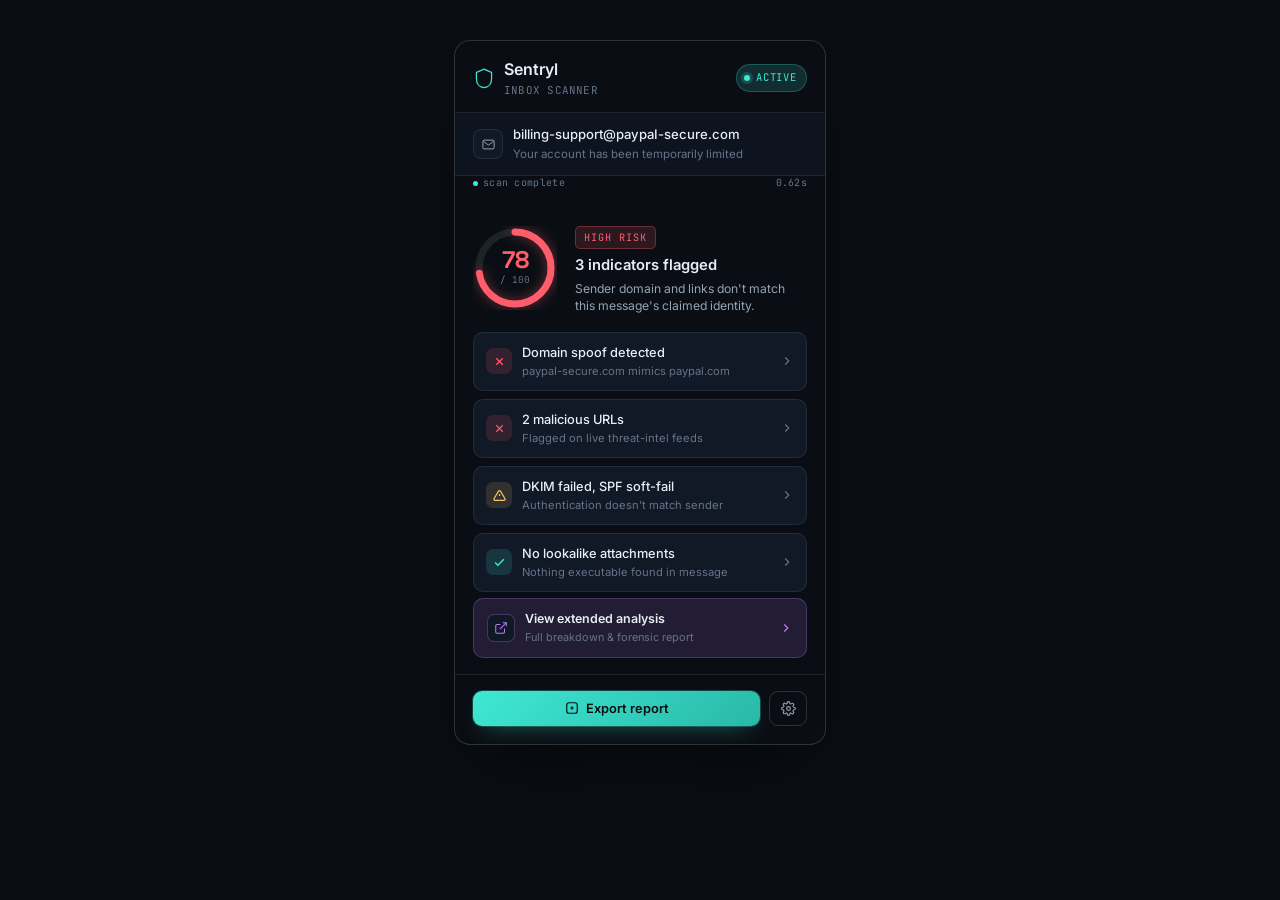
<file: popup ui.html>
<!DOCTYPE html>
<html lang="en">
<head>
<meta charset="UTF-8">
<title>Sentryl — popup</title>
<link rel="preconnect" href="https://fonts.googleapis.com">
<link rel="preconnect" href="https://fonts.gstatic.com" crossorigin>
<link href="https://fonts.googleapis.com/css2?family=Space+Grotesk:wght@400;500;600;700&family=Inter:wght@400;500;600&family=JetBrains+Mono:wght@400;500;600&display=swap" rel="stylesheet">
<style>
  :root{
    --bg: #0a0e14;
    --bg-alt: #0d1320;
    --panel: #111826;
    --panel-2: #0d1420;
    --border: rgba(231,238,245,0.09);
    --border-strong: rgba(231,238,245,0.16);
    --text: #e7eef5;
    --muted: #94a3b5;
    --muted-dim: #64748a;
    --cyan: #3fe8d4;
    --cyan-dim: rgba(63,232,212,0.14);
    --violet: #b77cf5;
    --violet-dim: rgba(183,124,245,0.14);
    --danger: #ff5c6c;
    --danger-dim: rgba(255,92,108,0.14);
    --warn: #f5c563;
    --warn-dim: rgba(245,197,99,0.14);
    --radius: 14px;
  }

  *{ box-sizing: border-box; }

  html, body{
    margin:0;
    background: var(--bg);
    color: var(--text);
    font-family: 'Inter', system-ui, sans-serif;
    line-height: 1.5;
    -webkit-font-smoothing: antialiased;
  }

  /* demo frame — mimics the toolbar popup surface Edge renders */
  body{
    display:flex; align-items:flex-start; justify-content:center;
    padding: 40px;
    min-height: 100vh;
  }

  h1,h2,h3{ font-family: 'Space Grotesk', sans-serif; font-weight: 600; letter-spacing: -0.01em; margin:0; }
  .mono{ font-family: 'JetBrains Mono', monospace; }
  button{ font-family: inherit; }

  /* ---------- popup shell ---------- */
  .popup{
    width: 372px;
    background: var(--bg);
    border: 1px solid var(--border-strong);
    border-radius: 16px;
    overflow: hidden;
    box-shadow: 0 30px 70px -25px rgba(0,0,0,0.7);
    position: relative;
  }
  .popup::before{
    content:"";
    position:absolute; inset:0; z-index:-1;
    background:
      radial-gradient(340px 220px at 12% 0%, rgba(63,232,212,0.10), transparent 60%),
      radial-gradient(300px 240px at 100% 15%, rgba(183,124,245,0.08), transparent 60%);
  }

  /* ---------- header ---------- */
  .p-header{
    display:flex; align-items:center; justify-content:space-between;
    padding: 16px 18px 14px;
    border-bottom: 1px solid var(--border);
  }
  .brand{ display:flex; align-items:center; gap:9px; }
  .brand svg{ width:22px; height:22px; flex-shrink:0; }
  .brand-name{ font-size: 1rem; font-weight:600; }
  .brand-sub{ font-size: 0.68rem; color: var(--muted-dim); margin-top: 1px; letter-spacing: 0.02em; }

  .status-pill{
    display:inline-flex; align-items:center; gap:6px;
    font-family:'JetBrains Mono', monospace;
    font-size: 0.66rem;
    letter-spacing: 0.08em;
    color: var(--cyan);
    background: var(--cyan-dim);
    border: 1px solid rgba(63,232,212,0.25);
    padding: 5px 9px 5px 7px;
    border-radius: 999px;
  }
  .status-dot{
    width:6px; height:6px; border-radius:50%;
    background: var(--cyan);
    box-shadow: 0 0 0 3px rgba(63,232,212,0.18);
    animation: pulse 2.2s ease-in-out infinite;
  }
  @keyframes pulse{ 0%,100%{ opacity:1; } 50%{ opacity:0.45; } }

  /* ---------- scan target strip ---------- */
  .target{
    display:flex; align-items:center; gap:10px;
    padding: 12px 18px;
    background: var(--panel-2);
    border-bottom: 1px solid var(--border);
  }
  .target-icon{
    width:30px; height:30px; border-radius:8px;
    background: var(--panel);
    border: 1px solid var(--border);
    display:flex; align-items:center; justify-content:center;
    flex-shrink:0;
  }
  .target-icon svg{ width:15px; height:15px; color: var(--muted); }
  .target-text{ min-width:0; }
  .target-from{ font-size: 0.82rem; font-weight:500; white-space:nowrap; overflow:hidden; text-overflow:ellipsis; }
  .target-subj{ font-size: 0.72rem; color: var(--muted-dim); white-space:nowrap; overflow:hidden; text-overflow:ellipsis; margin-top:1px; }

  /* ---------- score section ---------- */
  .score-section{
    display:flex; align-items:center; gap:18px;
    padding: 20px 18px 18px;
  }
  .ring-wrap{ position:relative; width:84px; height:84px; flex-shrink:0; }
  .ring-wrap svg{ width:84px; height:84px; transform: rotate(-90deg); }
  .ring-bg{ fill:none; stroke: var(--border); stroke-width:7; }
  .ring-fg{ fill:none; stroke: var(--danger); stroke-width:7; stroke-linecap:round;
    stroke-dasharray: 226; stroke-dashoffset: 62; filter: drop-shadow(0 0 6px rgba(255,92,108,0.45)); }
  .ring-label{
    position:absolute; inset:0; display:flex; flex-direction:column; align-items:center; justify-content:center;
  }
  .ring-num{ font-family:'Space Grotesk'; font-size: 1.5rem; font-weight:700; line-height:1; color: var(--danger); }
  .ring-max{ font-family:'JetBrains Mono', monospace; font-size: 0.58rem; color: var(--muted-dim); margin-top:2px; }

  .score-copy{ flex:1; min-width:0; }
  .score-tag{
    display:inline-block; font-family:'JetBrains Mono', monospace; font-size: 0.64rem;
    letter-spacing: 0.1em; text-transform: uppercase; color: var(--danger);
    background: var(--danger-dim); border:1px solid rgba(255,92,108,0.3);
    padding: 3px 8px; border-radius: 5px; margin-bottom: 7px;
  }
  .score-headline{ font-size: 0.92rem; font-weight:600; line-height:1.3; }
  .score-sub{ font-size: 0.76rem; color: var(--muted); margin-top: 4px; line-height:1.4; }

  /* ---------- checks list ---------- */
  .checks{ padding: 0 18px 6px; display:flex; flex-direction:column; gap:8px; }
  .check-row{
    display:flex; align-items:center; gap:10px;
    padding: 10px 12px;
    background: var(--panel);
    border: 1px solid var(--border);
    border-radius: 10px;
  }
  .check-icon{
    width:26px; height:26px; border-radius:7px;
    display:flex; align-items:center; justify-content:center;
    flex-shrink:0;
  }
  .check-icon svg{ width:13px; height:13px; }
  .check-icon.fail{ background: var(--danger-dim); color: var(--danger); }
  .check-icon.warn{ background: var(--warn-dim); color: var(--warn); }
  .check-icon.pass{ background: var(--cyan-dim); color: var(--cyan); }

  .check-body{ flex:1; min-width:0; }
  .check-title{ font-size: 0.8rem; font-weight:500; }
  .check-detail{ font-size: 0.7rem; color: var(--muted-dim); margin-top:1px; }
  .check-chev{ color: var(--muted-dim); width:14px; height:14px; flex-shrink:0; }

  /* ---------- footer ---------- */
  .p-footer{
    display:flex; gap:9px;
    padding: 16px 18px 18px;
    margin-top: 8px;
    border-top: 1px solid var(--border);
  }
  .btn-primary{
    flex:1;
    display:inline-flex; align-items:center; justify-content:center; gap:7px;
    background: linear-gradient(135deg, var(--cyan), #29b8a8);
    color: #06110f;
    font-weight: 600;
    padding: 10px 12px;
    border-radius: 9px;
    font-size: 0.8rem;
    border: none;
    cursor: pointer;
    box-shadow: 0 0 0 1px rgba(63,232,212,0.25), 0 10px 22px -12px rgba(63,232,212,0.55);
    transition: transform .15s ease, box-shadow .15s ease;
  }
  .btn-primary:hover{ transform: translateY(-1px); }
  .btn-primary svg{ width:14px; height:14px; }

  .btn-ghost{
    display:inline-flex; align-items:center; justify-content:center;
    width: 38px;
    background: transparent;
    border: 1px solid var(--border-strong);
    color: var(--muted);
    border-radius: 9px;
    cursor: pointer;
    transition: border-color .15s ease, color .15s ease, background .15s ease;
  }
  .btn-ghost:hover{ border-color: var(--cyan); color: var(--cyan); background: var(--cyan-dim); }
  .btn-ghost svg{ width:15px; height:15px; }

  .scan-meta{
    display:flex; align-items:center; justify-content:space-between;
    padding: 0 18px 12px;
    font-family:'JetBrains Mono', monospace;
    font-size: 0.62rem;
    color: var(--muted-dim);
    letter-spacing: 0.03em;
  }
  .scan-meta span.live::before{
    content:""; display:inline-block; width:5px; height:5px; border-radius:50%;
    background: var(--cyan); margin-right:5px; vertical-align:middle;
  }

  /* ---------- full-analysis link row ---------- */
  .full-analysis{
    display:flex; align-items:center; justify-content:space-between;
    gap:10px;
    margin: 0 18px 16px;
    padding: 11px 13px;
    background: var(--violet-dim);
    border: 1px solid rgba(183,124,245,0.28);
    border-radius: 10px;
    text-decoration: none;
    color: var(--text);
    cursor: pointer;
    transition: border-color .15s ease, background .15s ease, transform .15s ease;
  }
  .full-analysis:hover{ border-color: var(--violet); transform: translateY(-1px); }
  .fa-left{ display:flex; align-items:center; gap:10px; min-width:0; }
  .fa-icon{
    width:28px; height:28px; border-radius:7px; flex-shrink:0;
    background: var(--panel);
    border: 1px solid rgba(183,124,245,0.3);
    display:flex; align-items:center; justify-content:center;
    color: var(--violet);
  }
  .fa-icon svg{ width:14px; height:14px; }
  .fa-text-title{ font-size: 0.78rem; font-weight:600; }
  .fa-text-sub{ font-size: 0.68rem; color: var(--muted-dim); margin-top:1px; }
  .fa-arrow{ width:14px; height:14px; color: var(--violet); flex-shrink:0; }
</style>
</head>
<body>

<div class="popup">

  <!-- header -->
  <div class="p-header">
    <div class="brand">
      <svg viewBox="0 0 32 32" fill="none"><path d="M16 3 27 8v9c0 8-5 12.5-11 13-6-.5-11-5-11-13V8L16 3Z" stroke="#3fe8d4" stroke-width="1.8"/></svg>
      <div>
        <div class="brand-name">Sentryl</div>
        <div class="brand-sub mono">INBOX SCANNER</div>
      </div>
    </div>
    <div class="status-pill"><span class="status-dot"></span>ACTIVE</div>
  </div>

  <!-- current email being scanned -->
  <div class="target">
    <div class="target-icon">
      <svg viewBox="0 0 24 24" fill="none" stroke="currentColor" stroke-width="1.6"><rect x="3" y="5" width="18" height="14" rx="2"/><path d="m4 7 8 6 8-6"/></svg>
    </div>
    <div class="target-text">
      <div class="target-from">billing-support@paypaI-secure.com</div>
      <div class="target-subj">Your account has been temporarily limited</div>
    </div>
  </div>

  <div class="scan-meta">
    <span class="live">scan complete</span>
    <span>0.62s</span>
  </div>

  <!-- risk score -->
  <div class="score-section">
    <div class="ring-wrap">
      <svg viewBox="0 0 84 84">
        <circle class="ring-bg" cx="42" cy="42" r="36"/>
        <circle class="ring-fg" cx="42" cy="42" r="36"/>
      </svg>
      <div class="ring-label">
        <div class="ring-num">78</div>
        <div class="ring-max mono">/ 100</div>
      </div>
    </div>
    <div class="score-copy">
      <span class="score-tag">High risk</span>
      <div class="score-headline">3 indicators flagged</div>
      <div class="score-sub">Sender domain and links don't match this message's claimed identity.</div>
    </div>
  </div>

  <!-- indicator checks -->
  <div class="checks">
    <div class="check-row">
      <div class="check-icon fail">
        <svg viewBox="0 0 24 24" fill="none" stroke="currentColor" stroke-width="2.2"><path d="M18 6 6 18M6 6l12 12"/></svg>
      </div>
      <div class="check-body">
        <div class="check-title">Domain spoof detected</div>
        <div class="check-detail">paypaI-secure.com mimics paypal.com</div>
      </div>
      <svg class="check-chev" viewBox="0 0 24 24" fill="none" stroke="currentColor" stroke-width="2"><path d="m9 6 6 6-6 6"/></svg>
    </div>

    <div class="check-row">
      <div class="check-icon fail">
        <svg viewBox="0 0 24 24" fill="none" stroke="currentColor" stroke-width="2.2"><path d="M18 6 6 18M6 6l12 12"/></svg>
      </div>
      <div class="check-body">
        <div class="check-title">2 malicious URLs</div>
        <div class="check-detail">Flagged on live threat-intel feeds</div>
      </div>
      <svg class="check-chev" viewBox="0 0 24 24" fill="none" stroke="currentColor" stroke-width="2"><path d="m9 6 6 6-6 6"/></svg>
    </div>

    <div class="check-row">
      <div class="check-icon warn">
        <svg viewBox="0 0 24 24" fill="none" stroke="currentColor" stroke-width="2.2"><path d="M12 9v4M12 17h.01M10.3 3.9 1.8 18a2 2 0 0 0 1.7 3h17a2 2 0 0 0 1.7-3L13.7 3.9a2 2 0 0 0-3.4 0Z"/></svg>
      </div>
      <div class="check-body">
        <div class="check-title">DKIM failed, SPF soft-fail</div>
        <div class="check-detail">Authentication doesn't match sender</div>
      </div>
      <svg class="check-chev" viewBox="0 0 24 24" fill="none" stroke="currentColor" stroke-width="2"><path d="m9 6 6 6-6 6"/></svg>
    </div>

    <div class="check-row">
      <div class="check-icon pass">
        <svg viewBox="0 0 24 24" fill="none" stroke="currentColor" stroke-width="2.4"><path d="M20 6 9 17l-5-5"/></svg>
      </div>
      <div class="check-body">
        <div class="check-title">No lookalike attachments</div>
        <div class="check-detail">Nothing executable found in message</div>
      </div>
      <svg class="check-chev" viewBox="0 0 24 24" fill="none" stroke="currentColor" stroke-width="2"><path d="m9 6 6 6-6 6"/></svg>
    </div>
  </div>

  <!-- link to extended analysis on the landing page / dashboard -->
  <!-- EDIT ME: set href to your landing page URL (e.g. an anchor like https://sentryl.app/report?id=... ) -->
  <a class="full-analysis" href="#" id="fullAnalysisLink" target="_blank" rel="noopener">
    <div class="fa-left">
      <div class="fa-icon">
        <svg viewBox="0 0 24 24" fill="none" stroke="currentColor" stroke-width="1.8"><path d="M18 13v6a2 2 0 0 1-2 2H5a2 2 0 0 1-2-2V8a2 2 0 0 1 2-2h6"/><path d="M15 3h6v6"/><path d="M10 14 21 3"/></svg>
      </div>
      <div>
        <div class="fa-text-title">View extended analysis</div>
        <div class="fa-text-sub">Full breakdown &amp; forensic report</div>
      </div>
    </div>
    <svg class="fa-arrow" viewBox="0 0 24 24" fill="none" stroke="currentColor" stroke-width="2.2"><path d="m9 6 6 6-6 6"/></svg>
  </a>

  <!-- actions -->
  <div class="p-footer">
    <button class="btn-primary">
      <svg viewBox="0 0 24 24" fill="none" stroke="currentColor" stroke-width="2"><path d="M9 12h6M12 9v6"/><rect x="3" y="3" width="18" height="18" rx="4"/></svg>
      Export report
    </button>
    <button class="btn-ghost" title="Settings">
      <svg viewBox="0 0 24 24" fill="none" stroke="currentColor" stroke-width="1.8"><circle cx="12" cy="12" r="3"/><path d="M19.4 15a1.7 1.7 0 0 0 .34 1.87l.06.06a2 2 0 1 1-2.83 2.83l-.06-.06a1.7 1.7 0 0 0-1.87-.34 1.7 1.7 0 0 0-1 1.55V21a2 2 0 0 1-4 0v-.09A1.7 1.7 0 0 0 9 19.4a1.7 1.7 0 0 0-1.87.34l-.06.06a2 2 0 1 1-2.83-2.83l.06-.06A1.7 1.7 0 0 0 4.6 15a1.7 1.7 0 0 0-1.55-1H3a2 2 0 0 1 0-4h.09A1.7 1.7 0 0 0 4.6 9a1.7 1.7 0 0 0-.34-1.87l-.06-.06a2 2 0 1 1 2.83-2.83l.06.06A1.7 1.7 0 0 0 9 4.6a1.7 1.7 0 0 0 1-1.55V3a2 2 0 0 1 4 0v.09a1.7 1.7 0 0 0 1 1.55 1.7 1.7 0 0 0 1.87-.34l.06-.06a2 2 0 1 1 2.83 2.83l-.06.06A1.7 1.7 0 0 0 19.4 9a1.7 1.7 0 0 0 1.55 1H21a2 2 0 0 1 0 4h-.09a1.7 1.7 0 0 0-1.51 1Z"/></svg>
    </button>
  </div>

  <script>
    document.getElementById('fullAnalysisLink').href = "./extension/dashboard/report.html";
  </script>

</div>

</body>
</html>
</file>
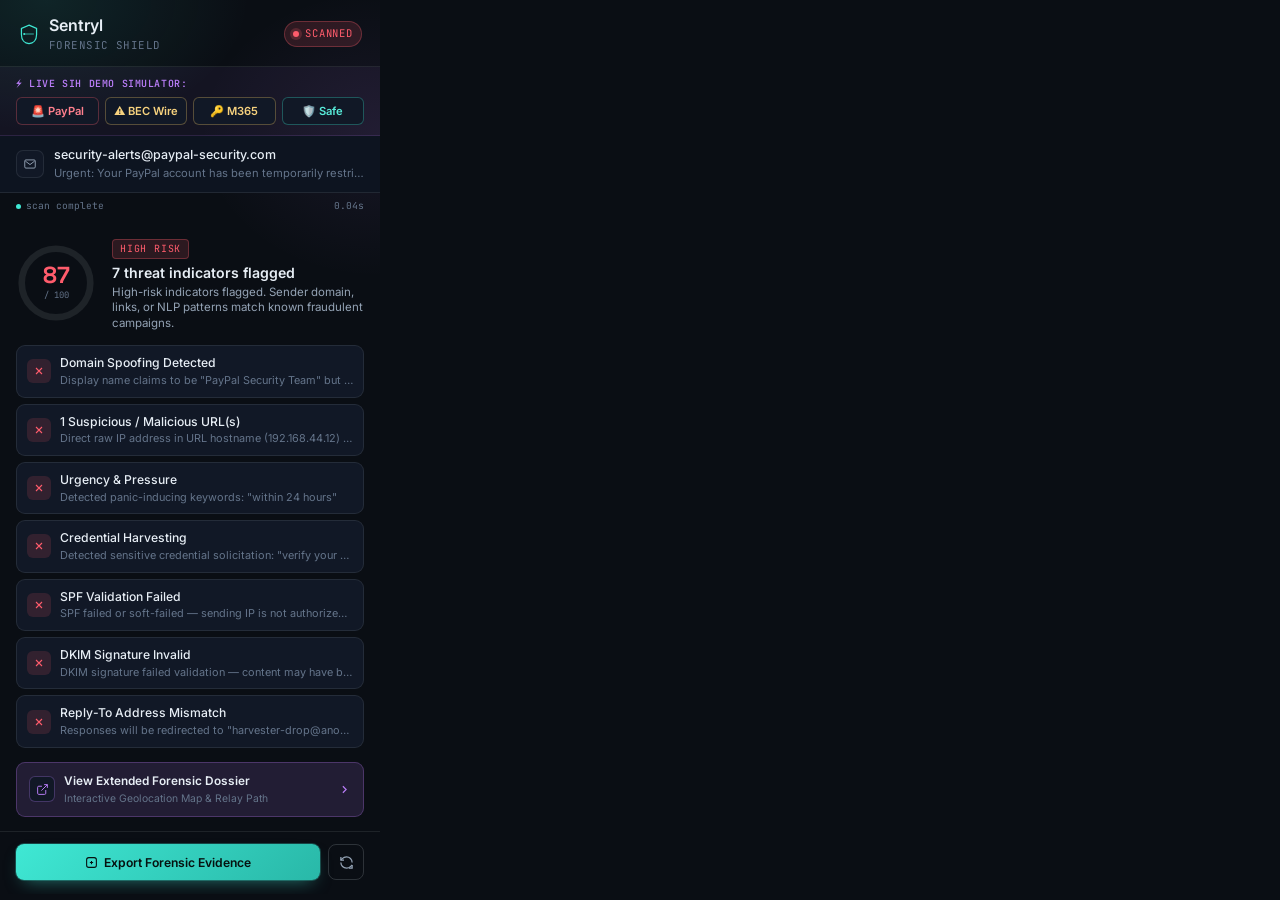
<file: extension/popup/popup.html>
<!DOCTYPE html>
<html lang="en">
<head>
<meta charset="UTF-8">
<title>Sentryl — Email Forensic Shield</title>
<link rel="preconnect" href="https://fonts.googleapis.com">
<link rel="preconnect" href="https://fonts.gstatic.com" crossorigin>
<link href="https://fonts.googleapis.com/css2?family=Space+Grotesk:wght@400;500;600;700&family=Inter:wght@400;500;600&family=JetBrains+Mono:wght@400;500;600&display=swap" rel="stylesheet">
<link rel="stylesheet" href="popup.css">
</head>
<body>

<div class="popup">

  <!-- header -->
  <div class="p-header">
    <div class="brand">
      <svg viewBox="0 0 32 32" fill="none"><path d="M16 3 27 8v9c0 8-5 12.5-11 13-6-.5-11-5-11-13V8L16 3Z" stroke="#3fe8d4" stroke-width="1.8"/><path d="M9 16h14" stroke="#3fe8d4" stroke-width="1.8" opacity="0.6"/><circle cx="9" cy="16" r="1.5" fill="#3fe8d4"/></svg>
      <div>
        <div class="brand-name">Sentryl</div>
        <div class="brand-sub mono">FORENSIC SHIELD</div>
      </div>
    </div>
    <div class="status-pill" id="statusPill"><span class="status-dot"></span><span id="statusText">ACTIVE</span></div>
  </div>

  <!-- Live Demo Simulator Strip -->
  <div class="demo-strip">
    <div class="demo-strip-label mono">⚡ LIVE SIH DEMO SIMULATOR:</div>
    <div class="demo-buttons">
      <button class="btn-scenario danger" data-scenario="paypal_phish" title="Phishing & Lookalike Domain">🚨 PayPal</button>
      <button class="btn-scenario warn" data-scenario="bec_wire" title="Business Email Compromise">⚠️ BEC Wire</button>
      <button class="btn-scenario warn" data-scenario="ms365_creds" title="Credential Harvesting">🔑 M365</button>
      <button class="btn-scenario safe" data-scenario="legit_google" title="Legitimate Clean Email">🛡️ Safe</button>
    </div>
  </div>

  <!-- current email being scanned -->
  <div class="target" id="targetStrip">
    <div class="target-icon">
      <svg viewBox="0 0 24 24" fill="none" stroke="currentColor" stroke-width="1.6"><rect x="3" y="5" width="18" height="14" rx="2"/><path d="m4 7 8 6 8-6"/></svg>
    </div>
    <div class="target-text">
      <div class="target-from" id="targetFrom">Select an email in Gmail…</div>
      <div class="target-subj" id="targetSubj">Or click a demo test scenario above</div>
    </div>
  </div>

  <div class="scan-meta">
    <span class="live" id="scanStatus">engine ready</span>
    <span id="scanTime">0.05s</span>
  </div>

  <!-- results state -->
  <div class="results-state" id="resultsState">

    <!-- risk score -->
    <div class="score-section">
      <div class="ring-wrap">
        <svg viewBox="0 0 84 84">
          <circle class="ring-bg" cx="42" cy="42" r="36"/>
          <circle class="ring-fg" id="ringFg" cx="42" cy="42" r="36"/>
        </svg>
        <div class="ring-label">
          <div class="ring-num" id="riskScore">0</div>
          <div class="ring-max mono">/ 100</div>
        </div>
      </div>
      <div class="score-copy">
        <span class="score-tag" id="riskTag">SCANNING</span>
        <div class="score-headline" id="scoreHeadline">Analyzing indicators…</div>
        <div class="score-sub" id="scoreSub">Open any email to scan.</div>
      </div>
    </div>

    <!-- indicator checks -->
    <div class="checks" id="checksList">
      <!-- dynamically populated -->
    </div>

    <!-- link to extended analysis -->
    <a class="full-analysis" href="#" id="fullAnalysisLink">
      <div class="fa-left">
        <div class="fa-icon">
          <svg viewBox="0 0 24 24" fill="none" stroke="currentColor" stroke-width="1.8"><path d="M18 13v6a2 2 0 0 1-2 2H5a2 2 0 0 1-2-2V8a2 2 0 0 1 2-2h6"/><path d="M15 3h6v6"/><path d="M10 14 21 3"/></svg>
        </div>
        <div>
          <div class="fa-text-title">View Extended Forensic Dossier</div>
          <div class="fa-text-sub">Interactive Geolocation Map & Relay Path</div>
        </div>
      </div>
      <svg class="fa-arrow" viewBox="0 0 24 24" fill="none" stroke="currentColor" stroke-width="2.2"><path d="m9 6 6 6-6 6"/></svg>
    </a>
  </div>

  <!-- actions -->
  <div class="p-footer">
    <button class="btn-primary" id="exportBtn">
      <svg viewBox="0 0 24 24" fill="none" stroke="currentColor" stroke-width="2"><path d="M9 12h6M12 9v6"/><rect x="3" y="3" width="18" height="18" rx="4"/></svg>
      Export Forensic Evidence
    </button>
    <button class="btn-ghost" id="scanCurrentBtn" title="Rescan Open Email">
      <svg viewBox="0 0 24 24" fill="none" stroke="currentColor" stroke-width="2"><path d="M21 12a9 9 0 0 0-9-9 9.75 9.75 0 0 0-6.74 2.74L3 8"/><path d="M3 3v5h5"/><path d="M3 12a9 9 0 0 0 9 9 9.75 9.75 0 0 0 6.74-2.74L21 16"/><path d="M16 21h5v-5"/></svg>
    </button>
  </div>

</div>

<script src="../engine/detector.js"></script>
<script src="../engine/simulation.js"></script>
<script src="popup.js"></script>
</body>
</html>
</file>
<file: extension/popup/popup.css>
:root{
  --bg: #0a0e14;
  --bg-alt: #0d1320;
  --panel: #111826;
  --panel-2: #0d1420;
  --border: rgba(231,238,245,0.09);
  --border-strong: rgba(231,238,245,0.16);
  --text: #e7eef5;
  --muted: #94a3b5;
  --muted-dim: #64748a;
  --cyan: #3fe8d4;
  --cyan-dim: rgba(63,232,212,0.14);
  --violet: #b77cf5;
  --violet-dim: rgba(183,124,245,0.14);
  --danger: #ff5c6c;
  --danger-dim: rgba(255,92,108,0.14);
  --warn: #f5c563;
  --warn-dim: rgba(245,197,99,0.14);
  --radius: 14px;
}

*{ box-sizing: border-box; }

html, body{
  margin: 0;
  width: 380px;
  background: var(--bg);
  color: var(--text);
  font-family: 'Inter', system-ui, sans-serif;
  line-height: 1.45;
  -webkit-font-smoothing: antialiased;
}

h1,h2,h3{ font-family: 'Space Grotesk', sans-serif; font-weight: 600; letter-spacing: -0.01em; margin: 0; }
.mono{ font-family: 'JetBrains Mono', monospace; }
button{ font-family: inherit; }

.popup{
  width: 380px;
  background: var(--bg);
  overflow: hidden;
  position: relative;
}

.popup::before{
  content: "";
  position: absolute; inset: 0; z-index: 0;
  background:
    radial-gradient(340px 220px at 12% 0%, rgba(63,232,212,0.10), transparent 60%),
    radial-gradient(300px 240px at 100% 15%, rgba(183,124,245,0.08), transparent 60%);
  pointer-events: none;
}
.popup > *{ position: relative; z-index: 1; }

/* Header */
.p-header{
  display: flex; align-items: center; justify-content: space-between;
  padding: 14px 18px 12px;
  border-bottom: 1px solid var(--border);
}
.brand{ display: flex; align-items: center; gap: 9px; }
.brand svg{ width: 22px; height: 22px; flex-shrink: 0; }
.brand-name{ font-size: 1rem; font-weight: 600; }
.brand-sub{ font-size: 0.68rem; color: var(--muted-dim); margin-top: 1px; letter-spacing: 0.04em; }

.status-pill{
  display: inline-flex; align-items: center; gap: 6px;
  font-family: 'JetBrains Mono', monospace;
  font-size: 0.66rem; letter-spacing: 0.08em;
  color: var(--cyan); background: var(--cyan-dim);
  border: 1px solid rgba(63,232,212,0.25);
  padding: 4px 8px; border-radius: 999px;
  transition: all .3s ease;
}
.status-pill.danger{ color: var(--danger); background: var(--danger-dim); border-color: rgba(255,92,108,0.3); }

.status-dot{
  width: 6px; height: 6px; border-radius: 50%;
  background: var(--cyan);
  box-shadow: 0 0 0 3px rgba(63,232,212,0.18);
  animation: pulse 2.2s ease-in-out infinite;
}
.status-pill.danger .status-dot{ background: var(--danger); box-shadow: 0 0 0 3px rgba(255,92,108,0.2); }
@keyframes pulse{ 0%,100%{ opacity: 1; } 50%{ opacity: 0.45; } }

/* Live Demo Strip */
.demo-strip{
  padding: 10px 16px;
  background: rgba(183,124,245,0.06);
  border-bottom: 1px solid rgba(183,124,245,0.15);
}
.demo-strip-label{
  font-size: 0.62rem;
  color: var(--violet);
  letter-spacing: 0.06em;
  margin-bottom: 6px;
  font-weight: 600;
}
.demo-buttons{
  display: grid;
  grid-template-columns: repeat(4, 1fr);
  gap: 6px;
}
.btn-scenario{
  padding: 6px 4px;
  font-size: 0.70rem;
  font-weight: 600;
  border-radius: 6px;
  border: 1px solid transparent;
  cursor: pointer;
  background: var(--panel);
  color: var(--text);
  transition: all 0.15s ease;
  white-space: nowrap;
  overflow: hidden;
  text-overflow: ellipsis;
}
.btn-scenario:hover{ transform: translateY(-1px); }
.btn-scenario.danger{ color: #ff808e; border-color: rgba(255,92,108,0.3); }
.btn-scenario.danger:hover{ background: var(--danger-dim); }
.btn-scenario.warn{ color: #f7d27e; border-color: rgba(245,197,99,0.3); }
.btn-scenario.warn:hover{ background: var(--warn-dim); }
.btn-scenario.safe{ color: #58ebd9; border-color: rgba(63,232,212,0.3); }
.btn-scenario.safe:hover{ background: var(--cyan-dim); }

/* Target Strip */
.target{
  display: flex; align-items: center; gap: 10px;
  padding: 10px 16px;
  background: var(--panel-2);
  border-bottom: 1px solid var(--border);
}
.target-icon{
  width: 28px; height: 28px; border-radius: 7px;
  background: var(--panel);
  border: 1px solid var(--border);
  display: flex; align-items: center; justify-content: center;
  flex-shrink: 0;
}
.target-icon svg{ width: 14px; height: 14px; color: var(--muted); }
.target-text{ min-width: 0; flex: 1; }
.target-from{ font-size: 0.78rem; font-weight: 500; white-space: nowrap; overflow: hidden; text-overflow: ellipsis; }
.target-subj{ font-size: 0.70rem; color: var(--muted-dim); white-space: nowrap; overflow: hidden; text-overflow: ellipsis; margin-top: 1px; }

/* Scan meta */
.scan-meta{
  display: flex; align-items: center; justify-content: space-between;
  padding: 6px 16px 8px;
  font-family: 'JetBrains Mono', monospace;
  font-size: 0.60rem; color: var(--muted-dim);
}
.scan-meta span.live::before{
  content: ""; display: inline-block; width: 5px; height: 5px; border-radius: 50%;
  background: var(--cyan); margin-right: 5px; vertical-align: middle;
}

/* Score section */
.score-section{
  display: flex; align-items: center; gap: 16px;
  padding: 14px 16px;
}
.ring-wrap{ position: relative; width: 80px; height: 80px; flex-shrink: 0; }
.ring-wrap svg{ width: 80px; height: 80px; transform: rotate(-90deg); }
.ring-bg{ fill: none; stroke: var(--border); stroke-width: 7; }
.ring-fg{
  fill: none; stroke-width: 7; stroke-linecap: round;
  stroke-dasharray: 226; stroke-dashoffset: 226;
  transition: stroke-dashoffset 0.8s cubic-bezier(.16,1,.3,1), stroke .3s ease;
}
.ring-fg.danger{ stroke: var(--danger); filter: drop-shadow(0 0 6px rgba(255,92,108,0.45)); }
.ring-fg.warn{ stroke: var(--warn); filter: drop-shadow(0 0 6px rgba(245,197,99,0.45)); }
.ring-fg.safe{ stroke: var(--cyan); filter: drop-shadow(0 0 6px rgba(63,232,212,0.45)); }

.ring-label{ position: absolute; inset: 0; display: flex; flex-direction: column; align-items: center; justify-content: center; }
.ring-num{ font-family: 'Space Grotesk'; font-size: 1.45rem; font-weight: 700; line-height: 1; }
.ring-num.danger{ color: var(--danger); }
.ring-num.warn{ color: var(--warn); }
.ring-num.safe{ color: var(--cyan); }
.ring-max{ font-family: 'JetBrains Mono', monospace; font-size: 0.55rem; color: var(--muted-dim); margin-top: 2px; }

.score-copy{ flex: 1; min-width: 0; }
.score-tag{
  display: inline-block; font-family: 'JetBrains Mono', monospace; font-size: 0.62rem;
  letter-spacing: 0.08em; text-transform: uppercase;
  padding: 2px 7px; border-radius: 4px; margin-bottom: 5px;
}
.score-tag.danger{ color: var(--danger); background: var(--danger-dim); border: 1px solid rgba(255,92,108,0.3); }
.score-tag.warn{ color: var(--warn); background: var(--warn-dim); border: 1px solid rgba(245,197,99,0.3); }
.score-tag.safe{ color: var(--cyan); background: var(--cyan-dim); border: 1px solid rgba(63,232,212,0.3); }

.score-headline{ font-size: 0.88rem; font-weight: 600; line-height: 1.25; }
.score-sub{ font-size: 0.72rem; color: var(--muted); margin-top: 3px; line-height: 1.35; }

/* Checks List */
.checks{ padding: 0 16px 4px; display: flex; flex-direction: column; gap: 6px; }
.check-row{
  display: flex; align-items: center; gap: 9px;
  padding: 8px 10px;
  background: var(--panel);
  border: 1px solid var(--border);
  border-radius: 9px;
  cursor: pointer;
  transition: border-color .15s ease;
}
.check-row:hover{ border-color: var(--border-strong); }

.check-icon{
  width: 24px; height: 24px; border-radius: 6px;
  display: flex; align-items: center; justify-content: center;
  flex-shrink: 0;
}
.check-icon svg{ width: 12px; height: 12px; }
.check-icon.fail{ background: var(--danger-dim); color: var(--danger); }
.check-icon.warn{ background: var(--warn-dim); color: var(--warn); }
.check-icon.pass{ background: var(--cyan-dim); color: var(--cyan); }

.check-body{ flex: 1; min-width: 0; }
.check-title{ font-size: 0.76rem; font-weight: 500; }
.check-detail{ font-size: 0.68rem; color: var(--muted-dim); margin-top: 1px; white-space: nowrap; overflow: hidden; text-overflow: ellipsis; }

/* Full Analysis Link */
.full-analysis{
  display: flex; align-items: center; justify-content: space-between;
  gap: 10px;
  margin: 10px 16px 14px;
  padding: 10px 12px;
  background: var(--violet-dim);
  border: 1px solid rgba(183,124,245,0.28);
  border-radius: 9px;
  text-decoration: none;
  color: var(--text);
  cursor: pointer;
  transition: all .15s ease;
}
.full-analysis:hover{ border-color: var(--violet); transform: translateY(-1px); }
.fa-left{ display: flex; align-items: center; gap: 9px; min-width: 0; }
.fa-icon{
  width: 26px; height: 26px; border-radius: 6px; flex-shrink: 0;
  background: var(--panel); border: 1px solid rgba(183,124,245,0.3);
  display: flex; align-items: center; justify-content: center;
  color: var(--violet);
}
.fa-icon svg{ width: 13px; height: 13px; }
.fa-text-title{ font-size: 0.74rem; font-weight: 600; }
.fa-text-sub{ font-size: 0.65rem; color: var(--muted-dim); margin-top: 1px; }
.fa-arrow{ width: 13px; height: 13px; color: var(--violet); flex-shrink: 0; }

/* Footer */
.p-footer{
  display: flex; gap: 8px;
  padding: 12px 16px 14px;
  border-top: 1px solid var(--border);
}
.btn-primary{
  flex: 1;
  display: inline-flex; align-items: center; justify-content: center; gap: 6px;
  background: linear-gradient(135deg, var(--cyan), #29b8a8);
  color: #06110f; font-weight: 600;
  padding: 9px 12px; border-radius: 8px; font-size: 0.76rem;
  border: none; cursor: pointer;
  box-shadow: 0 0 0 1px rgba(63,232,212,0.25), 0 8px 18px -8px rgba(63,232,212,0.5);
  transition: transform .15s ease;
}
.btn-primary:hover{ transform: translateY(-1px); }
.btn-primary svg{ width: 13px; height: 13px; }

.btn-ghost{
  display: inline-flex; align-items: center; justify-content: center;
  width: 36px; height: 36px;
  background: transparent;
  border: 1px solid var(--border-strong);
  color: var(--muted);
  border-radius: 8px;
  cursor: pointer;
  transition: all .15s ease;
}
.btn-ghost:hover{ border-color: var(--cyan); color: var(--cyan); background: var(--cyan-dim); }
.btn-ghost svg{ width: 15px; height: 15px; }
</file>
